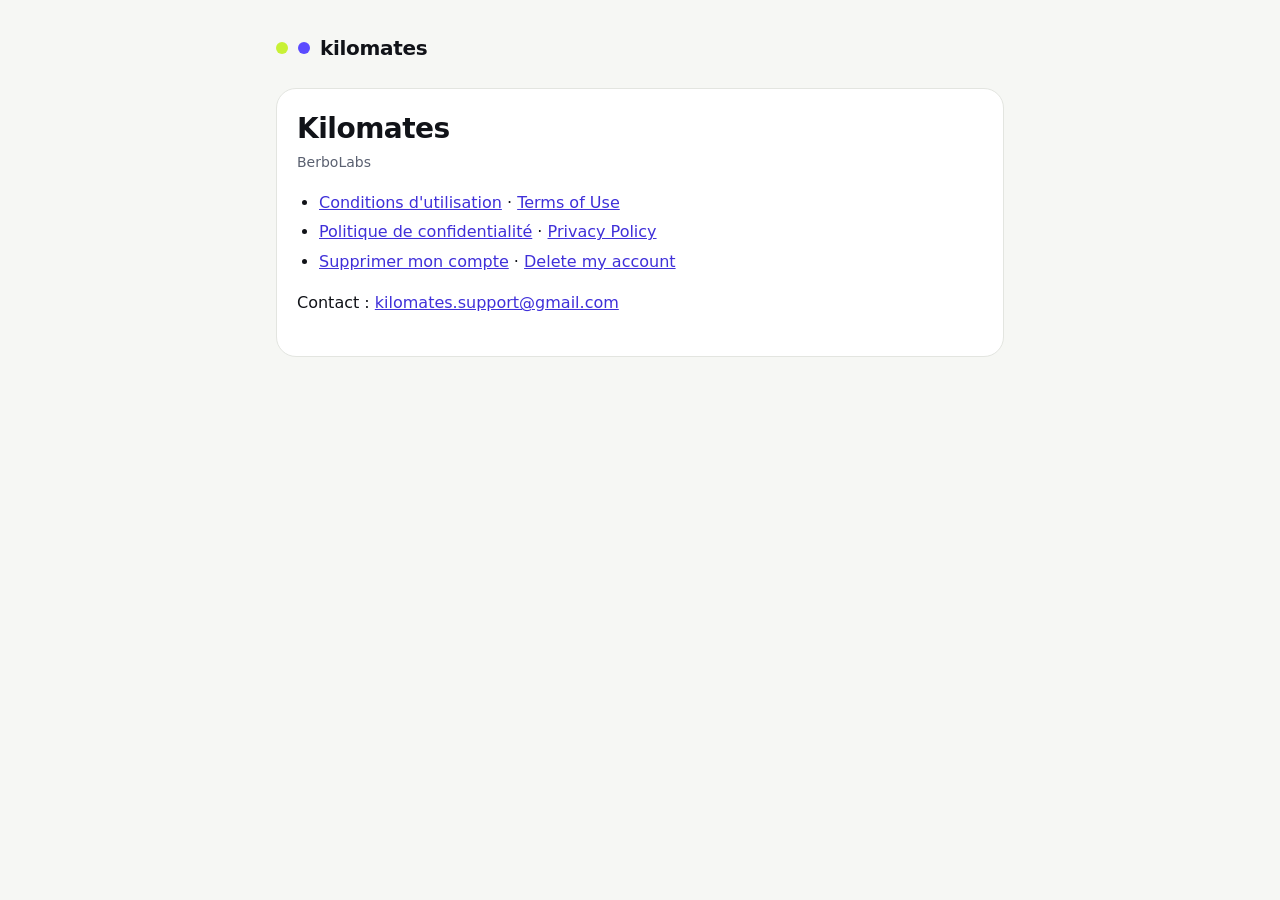
<file: index.html>
<!doctype html>
<html lang="fr">
<head>
<meta charset="utf-8">
<meta name="viewport" content="width=device-width, initial-scale=1">
<title>Kilomates · Pages légales</title>
<link rel="stylesheet" href="style.css">
</head>
<body>
<main>
<header class="brand"><span class="dot" style="background:#C8F135"></span><span class="dot" style="background:#5B4BFF"></span>kilomates</header>
<section class="doc">
<h1>Kilomates</h1>
<p class="meta">BerboLabs</p>
<ul>
<li><a href="terms.html">Conditions d'utilisation</a> · <a href="terms.html#en">Terms of Use</a></li>
<li><a href="privacy-policy.html">Politique de confidentialité</a> · <a href="privacy-policy.html#en">Privacy Policy</a></li>
<li><a href="delete-account.html">Supprimer mon compte</a> · <a href="delete-account.html#en">Delete my account</a></li>
</ul>
<p>Contact : <a href="mailto:kilomates.support@gmail.com">kilomates.support@gmail.com</a></p>
</section>
</main>
</body>
</html>
</file>
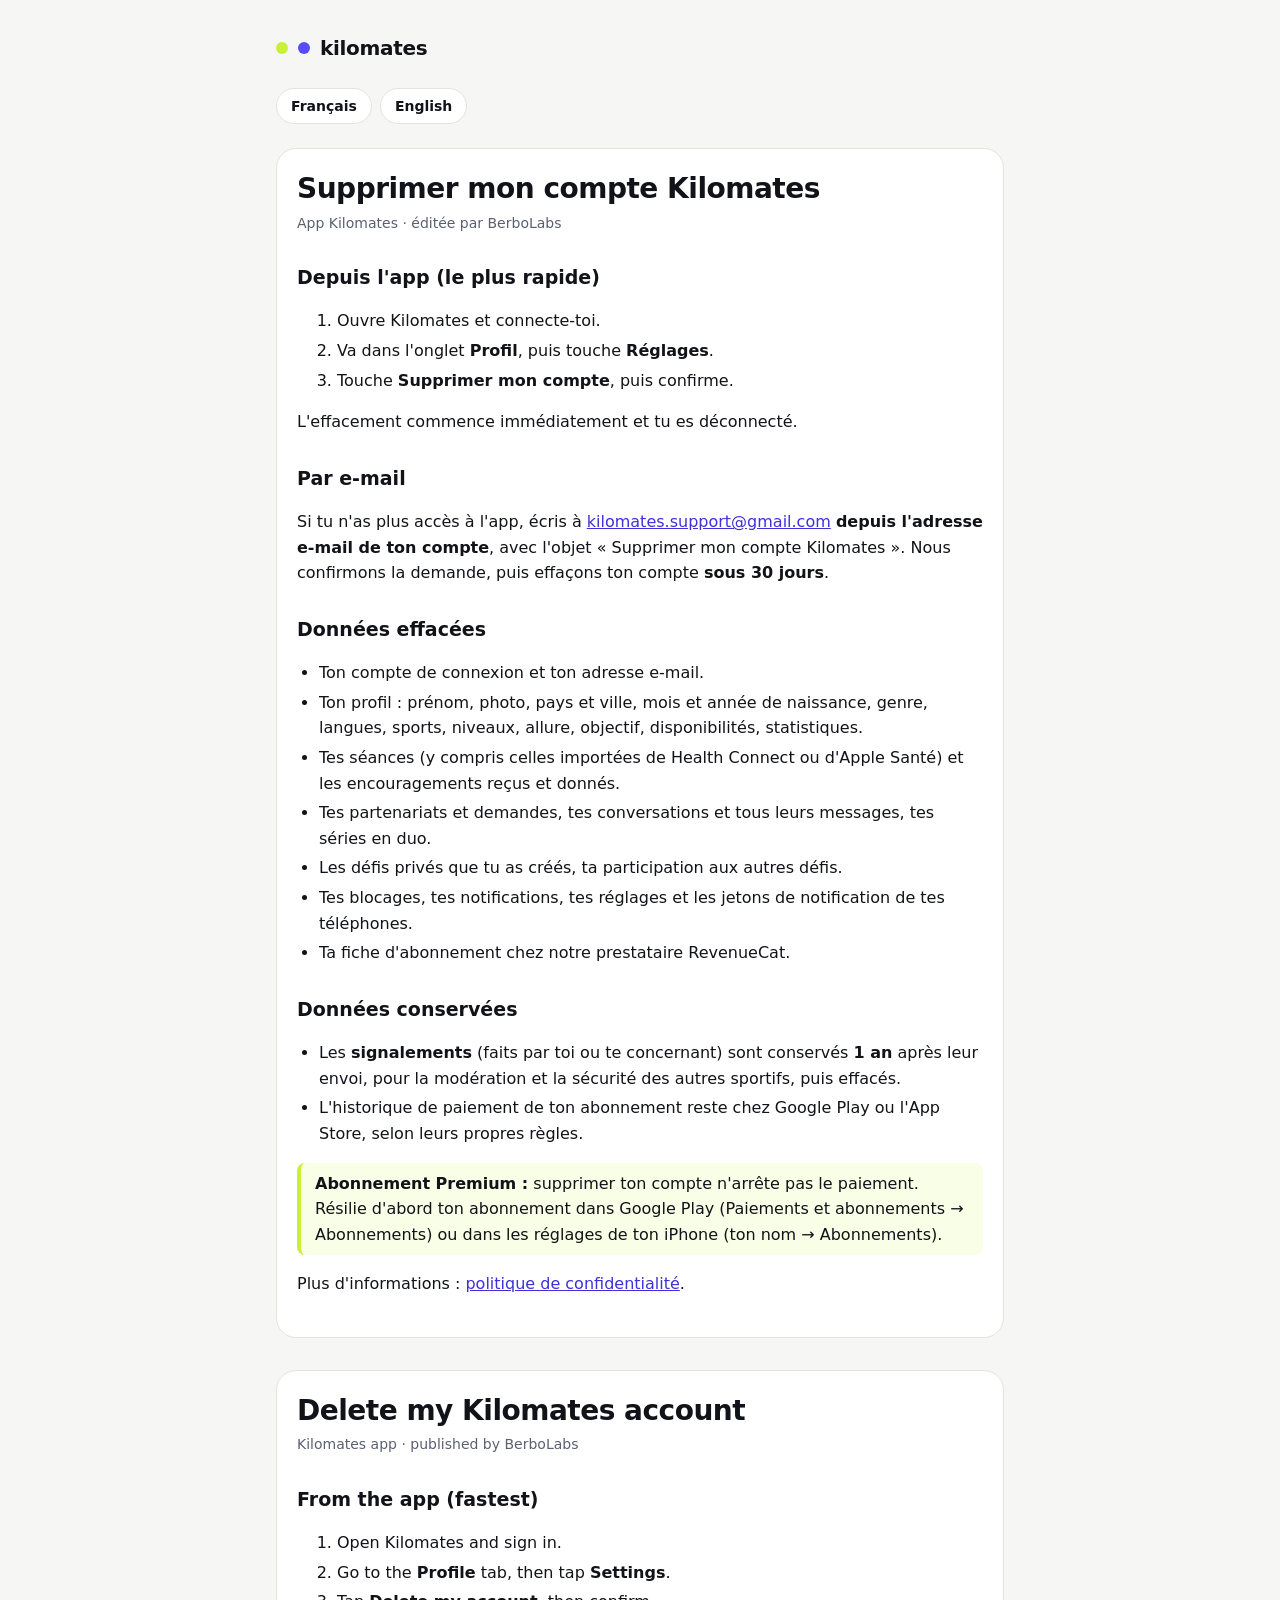
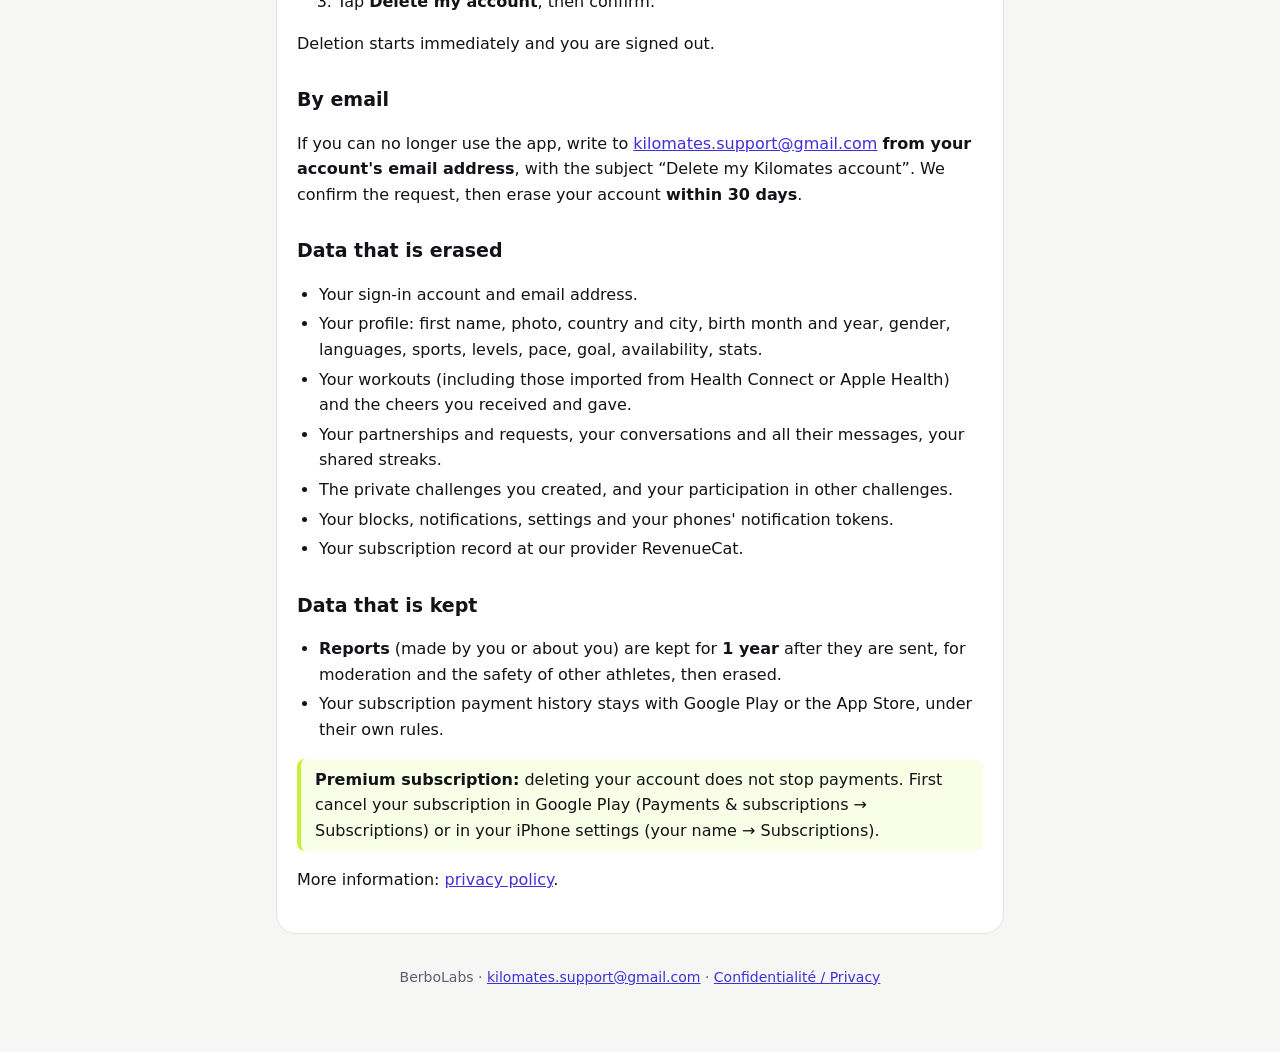
<file: delete-account.html>
<!doctype html>
<html lang="fr">
<head>
<meta charset="utf-8">
<meta name="viewport" content="width=device-width, initial-scale=1">
<title>Supprimer mon compte Kilomates / Delete my Kilomates account</title>
<meta name="description" content="Comment supprimer son compte Kilomates et quelles données sont effacées / How to delete your Kilomates account and what data is erased.">
<link rel="stylesheet" href="style.css">
</head>
<body>
<main>
<header class="brand"><span class="dot" style="background:#C8F135"></span><span class="dot" style="background:#5B4BFF"></span>kilomates</header>
<nav class="lang" aria-label="Langue / Language"><a href="#fr" hreflang="fr">Français</a><a href="#en" hreflang="en">English</a></nav>

<section class="doc" id="fr" lang="fr">
<h1>Supprimer mon compte Kilomates</h1>
<p class="meta">App Kilomates · éditée par BerboLabs</p>

<h2>Depuis l'app (le plus rapide)</h2>
<ol>
<li>Ouvre Kilomates et connecte-toi.</li>
<li>Va dans l'onglet <strong>Profil</strong>, puis touche <strong>Réglages</strong>.</li>
<li>Touche <strong>Supprimer mon compte</strong>, puis confirme.</li>
</ol>
<p>L'effacement commence immédiatement et tu es déconnecté.</p>

<h2>Par e-mail</h2>
<p>Si tu n'as plus accès à l'app, écris à <a href="mailto:kilomates.support@gmail.com?subject=Supprimer%20mon%20compte%20Kilomates">kilomates.support@gmail.com</a> <strong>depuis l'adresse e-mail de ton compte</strong>, avec l'objet « Supprimer mon compte Kilomates ». Nous confirmons la demande, puis effaçons ton compte <strong>sous 30 jours</strong>.</p>

<h2>Données effacées</h2>
<ul>
<li>Ton compte de connexion et ton adresse e-mail.</li>
<li>Ton profil : prénom, photo, pays et ville, mois et année de naissance, genre, langues, sports, niveaux, allure, objectif, disponibilités, statistiques.</li>
<li>Tes séances (y compris celles importées de Health Connect ou d'Apple Santé) et les encouragements reçus et donnés.</li>
<li>Tes partenariats et demandes, tes conversations et tous leurs messages, tes séries en duo.</li>
<li>Les défis privés que tu as créés, ta participation aux autres défis.</li>
<li>Tes blocages, tes notifications, tes réglages et les jetons de notification de tes téléphones.</li>
<li>Ta fiche d'abonnement chez notre prestataire RevenueCat.</li>
</ul>

<h2>Données conservées</h2>
<ul>
<li>Les <strong>signalements</strong> (faits par toi ou te concernant) sont conservés <strong>1 an</strong> après leur envoi, pour la modération et la sécurité des autres sportifs, puis effacés.</li>
<li>L'historique de paiement de ton abonnement reste chez Google Play ou l'App Store, selon leurs propres règles.</li>
</ul>
<p class="note"><strong>Abonnement Premium :</strong> supprimer ton compte n'arrête pas le paiement. Résilie d'abord ton abonnement dans Google Play (Paiements et abonnements → Abonnements) ou dans les réglages de ton iPhone (ton nom → Abonnements).</p>
<p>Plus d'informations : <a href="privacy-policy.html">politique de confidentialité</a>.</p>
</section>

<section class="doc" id="en" lang="en">
<h1>Delete my Kilomates account</h1>
<p class="meta">Kilomates app · published by BerboLabs</p>

<h2>From the app (fastest)</h2>
<ol>
<li>Open Kilomates and sign in.</li>
<li>Go to the <strong>Profile</strong> tab, then tap <strong>Settings</strong>.</li>
<li>Tap <strong>Delete my account</strong>, then confirm.</li>
</ol>
<p>Deletion starts immediately and you are signed out.</p>

<h2>By email</h2>
<p>If you can no longer use the app, write to <a href="mailto:kilomates.support@gmail.com?subject=Delete%20my%20Kilomates%20account">kilomates.support@gmail.com</a> <strong>from your account's email address</strong>, with the subject “Delete my Kilomates account”. We confirm the request, then erase your account <strong>within 30 days</strong>.</p>

<h2>Data that is erased</h2>
<ul>
<li>Your sign-in account and email address.</li>
<li>Your profile: first name, photo, country and city, birth month and year, gender, languages, sports, levels, pace, goal, availability, stats.</li>
<li>Your workouts (including those imported from Health Connect or Apple Health) and the cheers you received and gave.</li>
<li>Your partnerships and requests, your conversations and all their messages, your shared streaks.</li>
<li>The private challenges you created, and your participation in other challenges.</li>
<li>Your blocks, notifications, settings and your phones' notification tokens.</li>
<li>Your subscription record at our provider RevenueCat.</li>
</ul>

<h2>Data that is kept</h2>
<ul>
<li><strong>Reports</strong> (made by you or about you) are kept for <strong>1 year</strong> after they are sent, for moderation and the safety of other athletes, then erased.</li>
<li>Your subscription payment history stays with Google Play or the App Store, under their own rules.</li>
</ul>
<p class="note"><strong>Premium subscription:</strong> deleting your account does not stop payments. First cancel your subscription in Google Play (Payments &amp; subscriptions → Subscriptions) or in your iPhone settings (your name → Subscriptions).</p>
<p>More information: <a href="privacy-policy.html#en">privacy policy</a>.</p>
</section>

<footer>BerboLabs · <a href="mailto:kilomates.support@gmail.com">kilomates.support@gmail.com</a> · <a href="privacy-policy.html">Confidentialité / Privacy</a></footer>
</main>
</body>
</html>
</file>
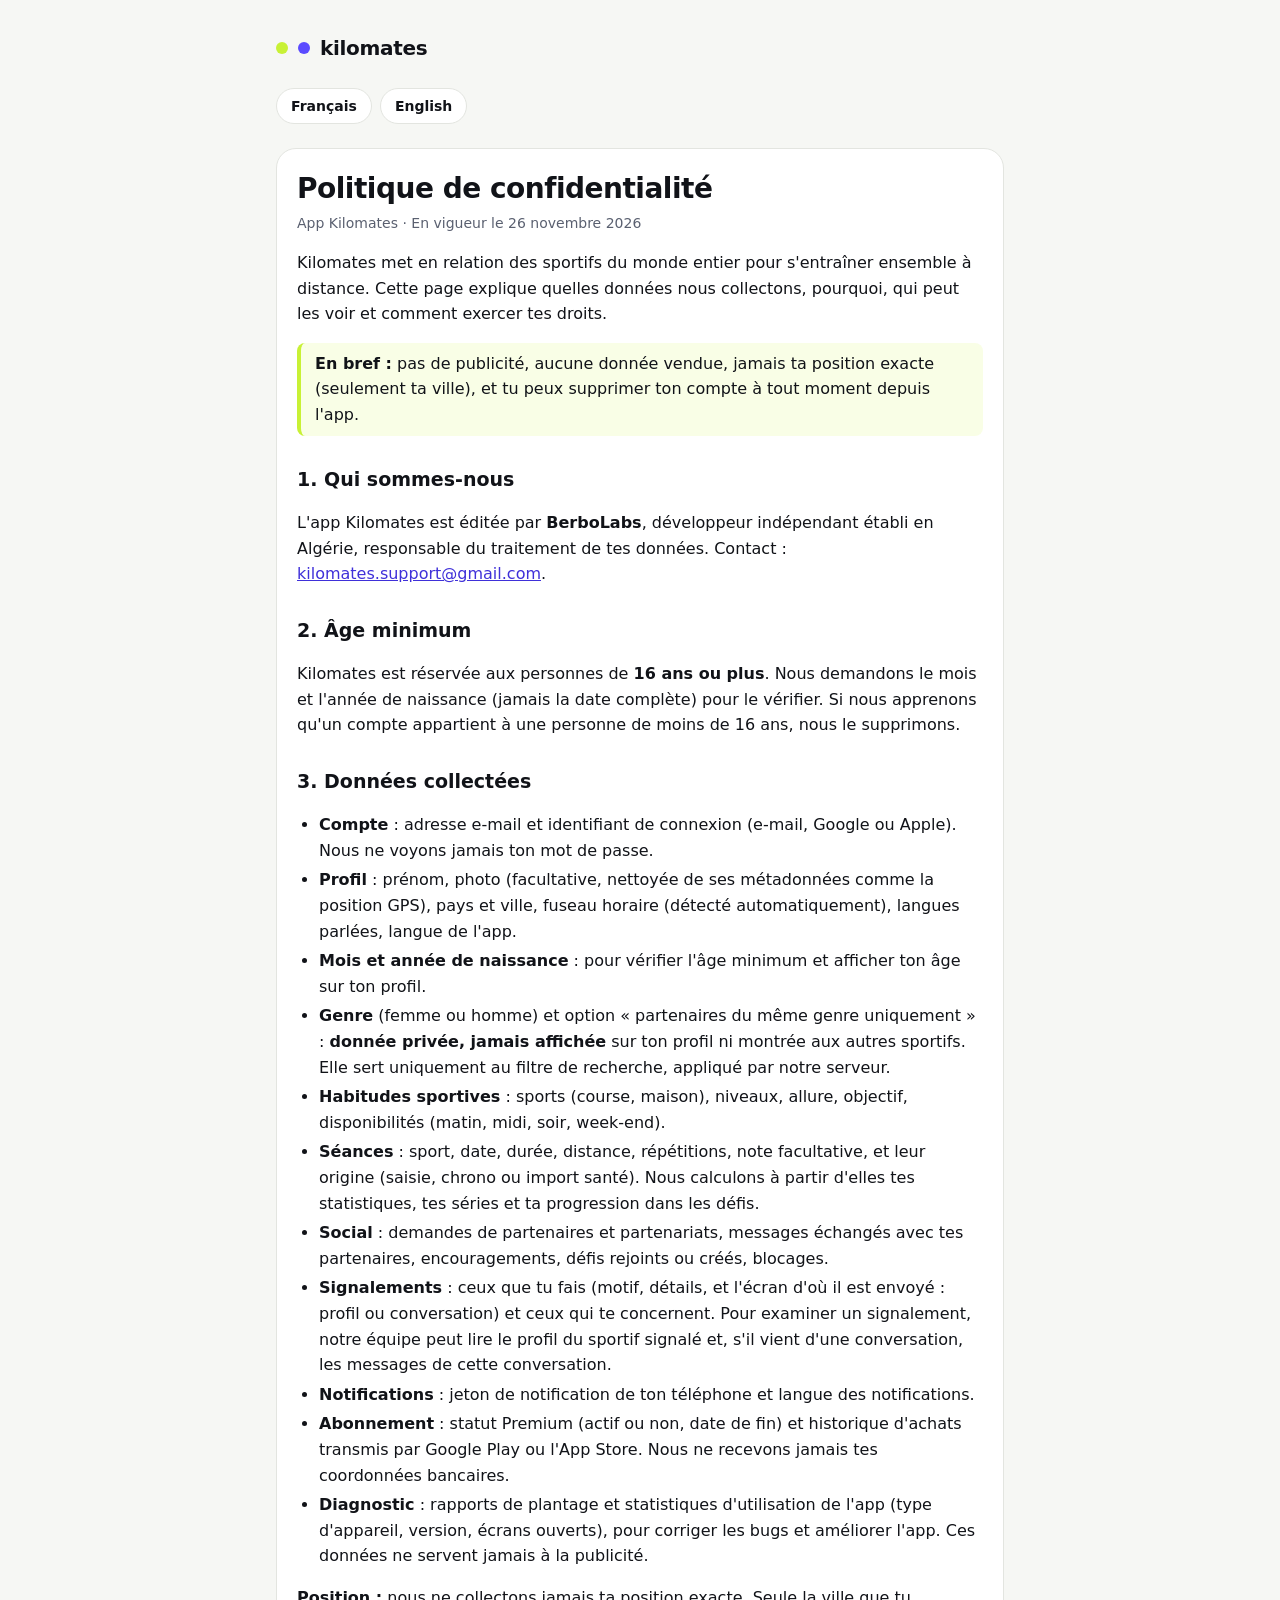
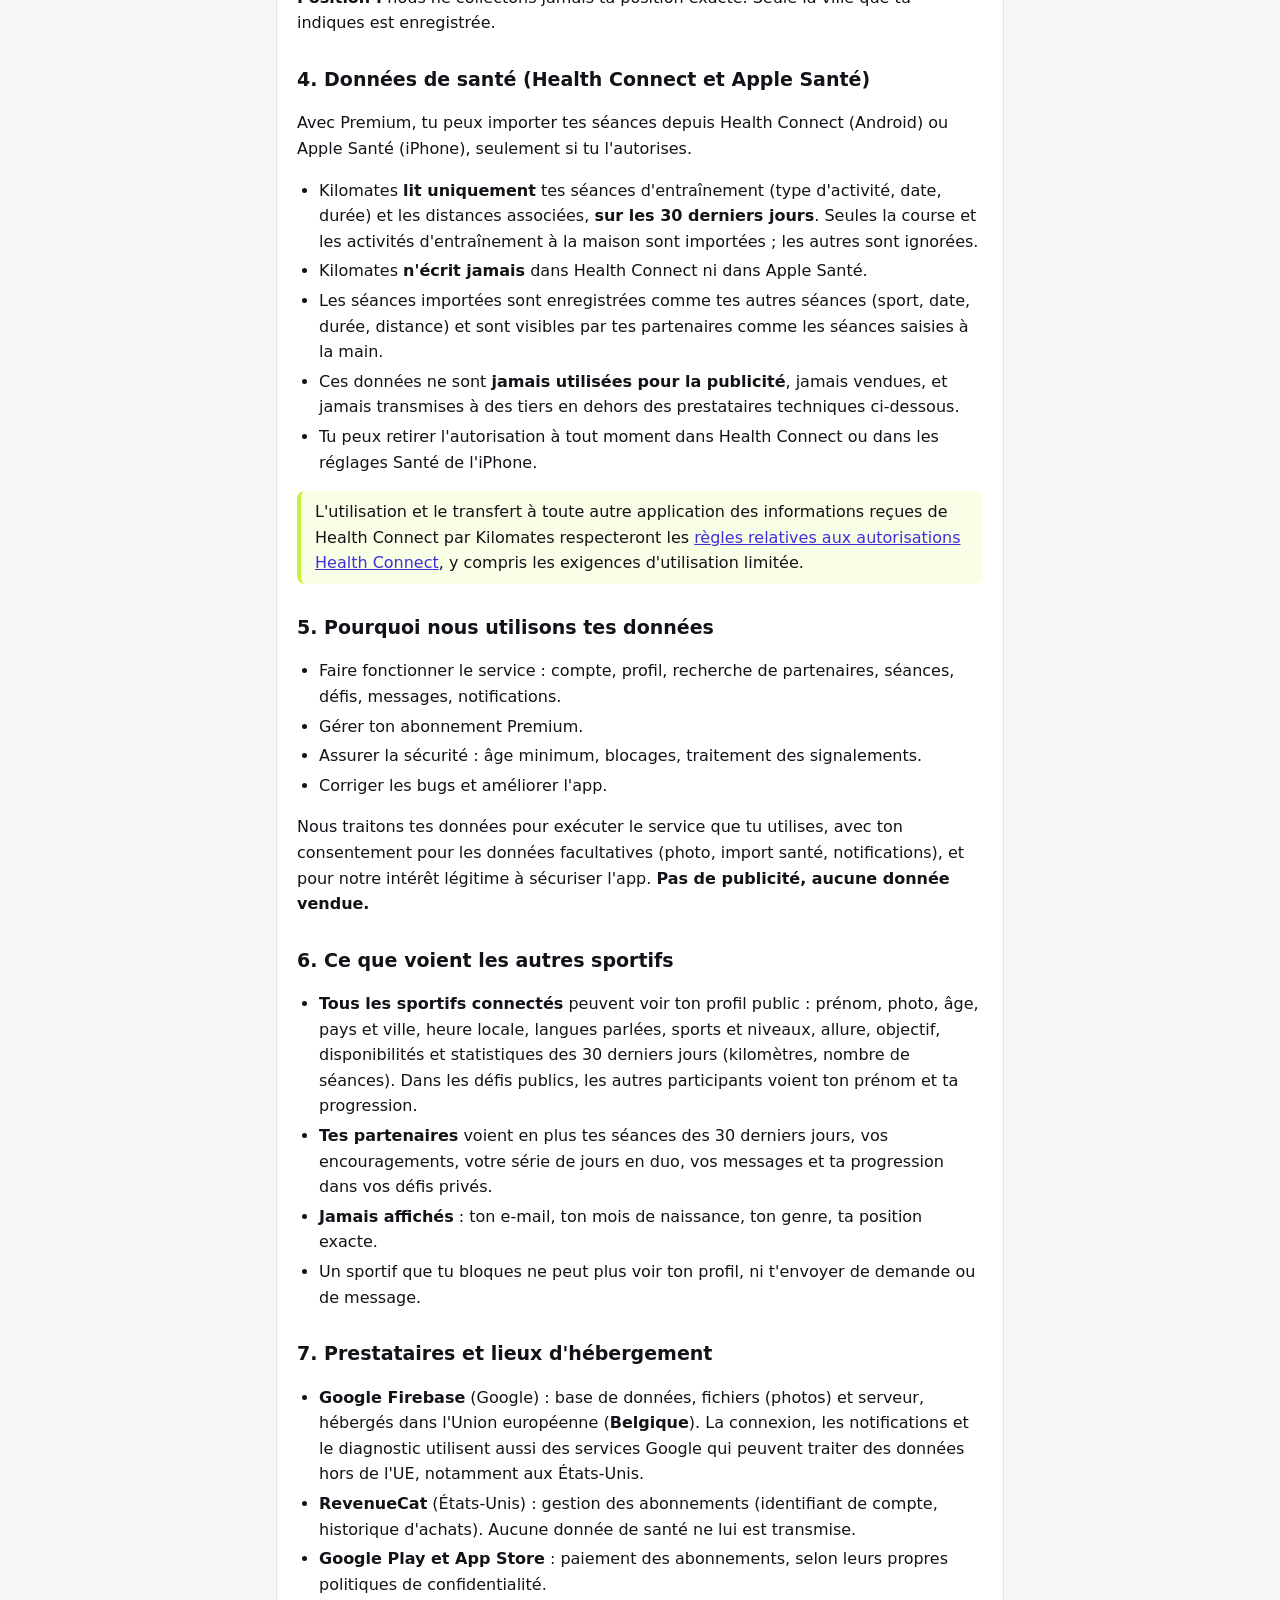
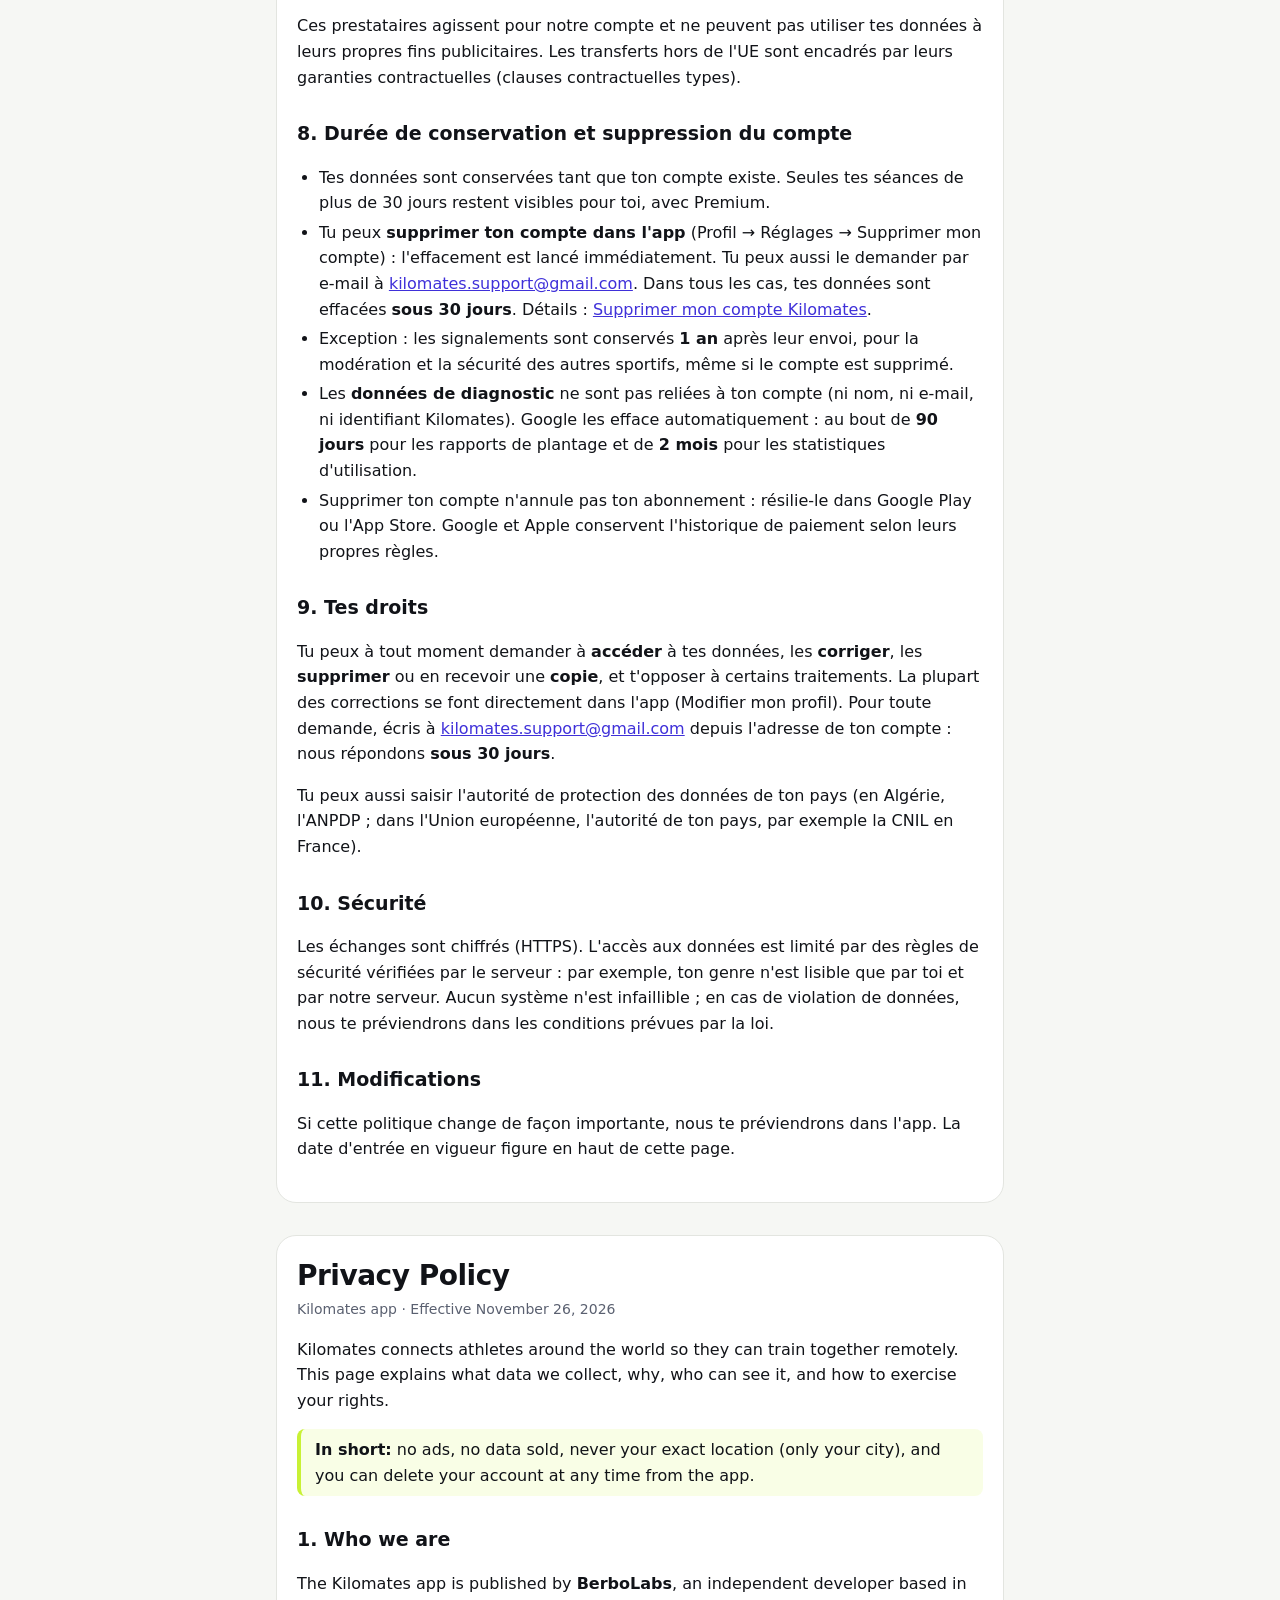
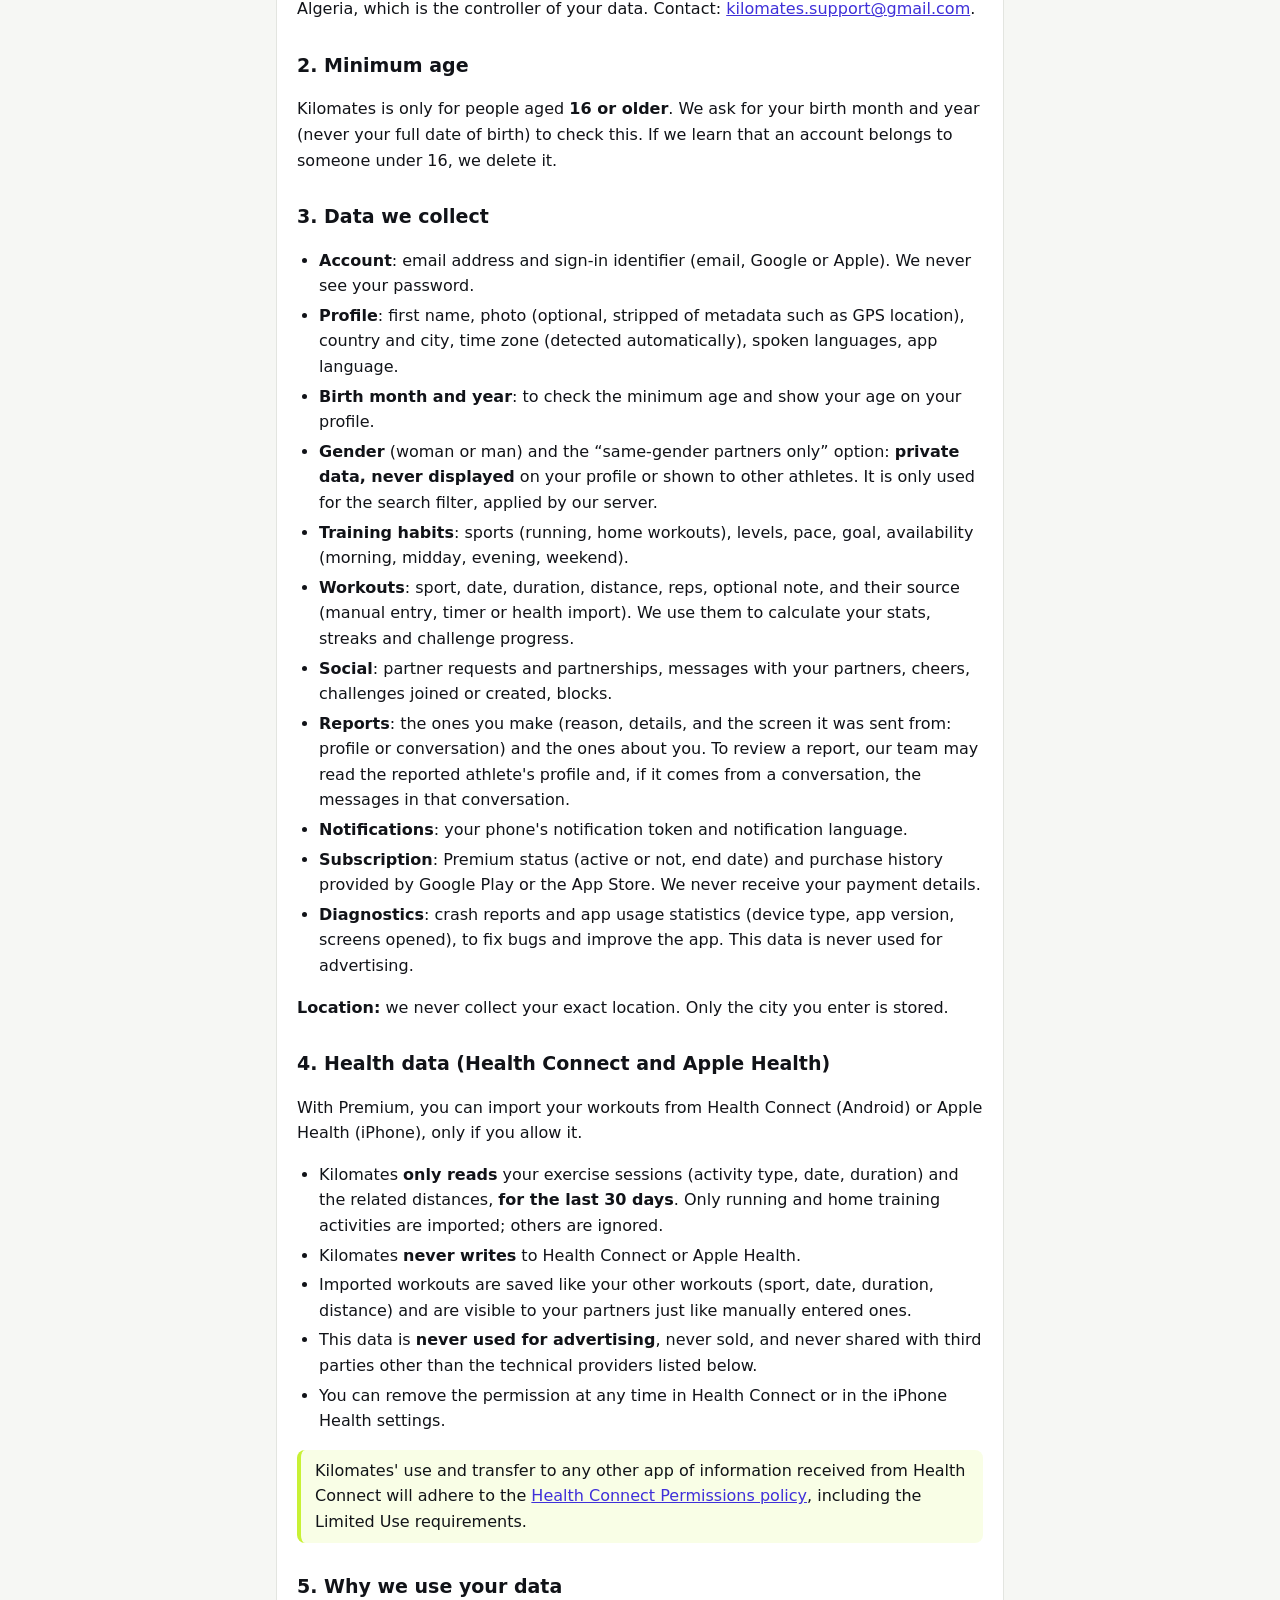
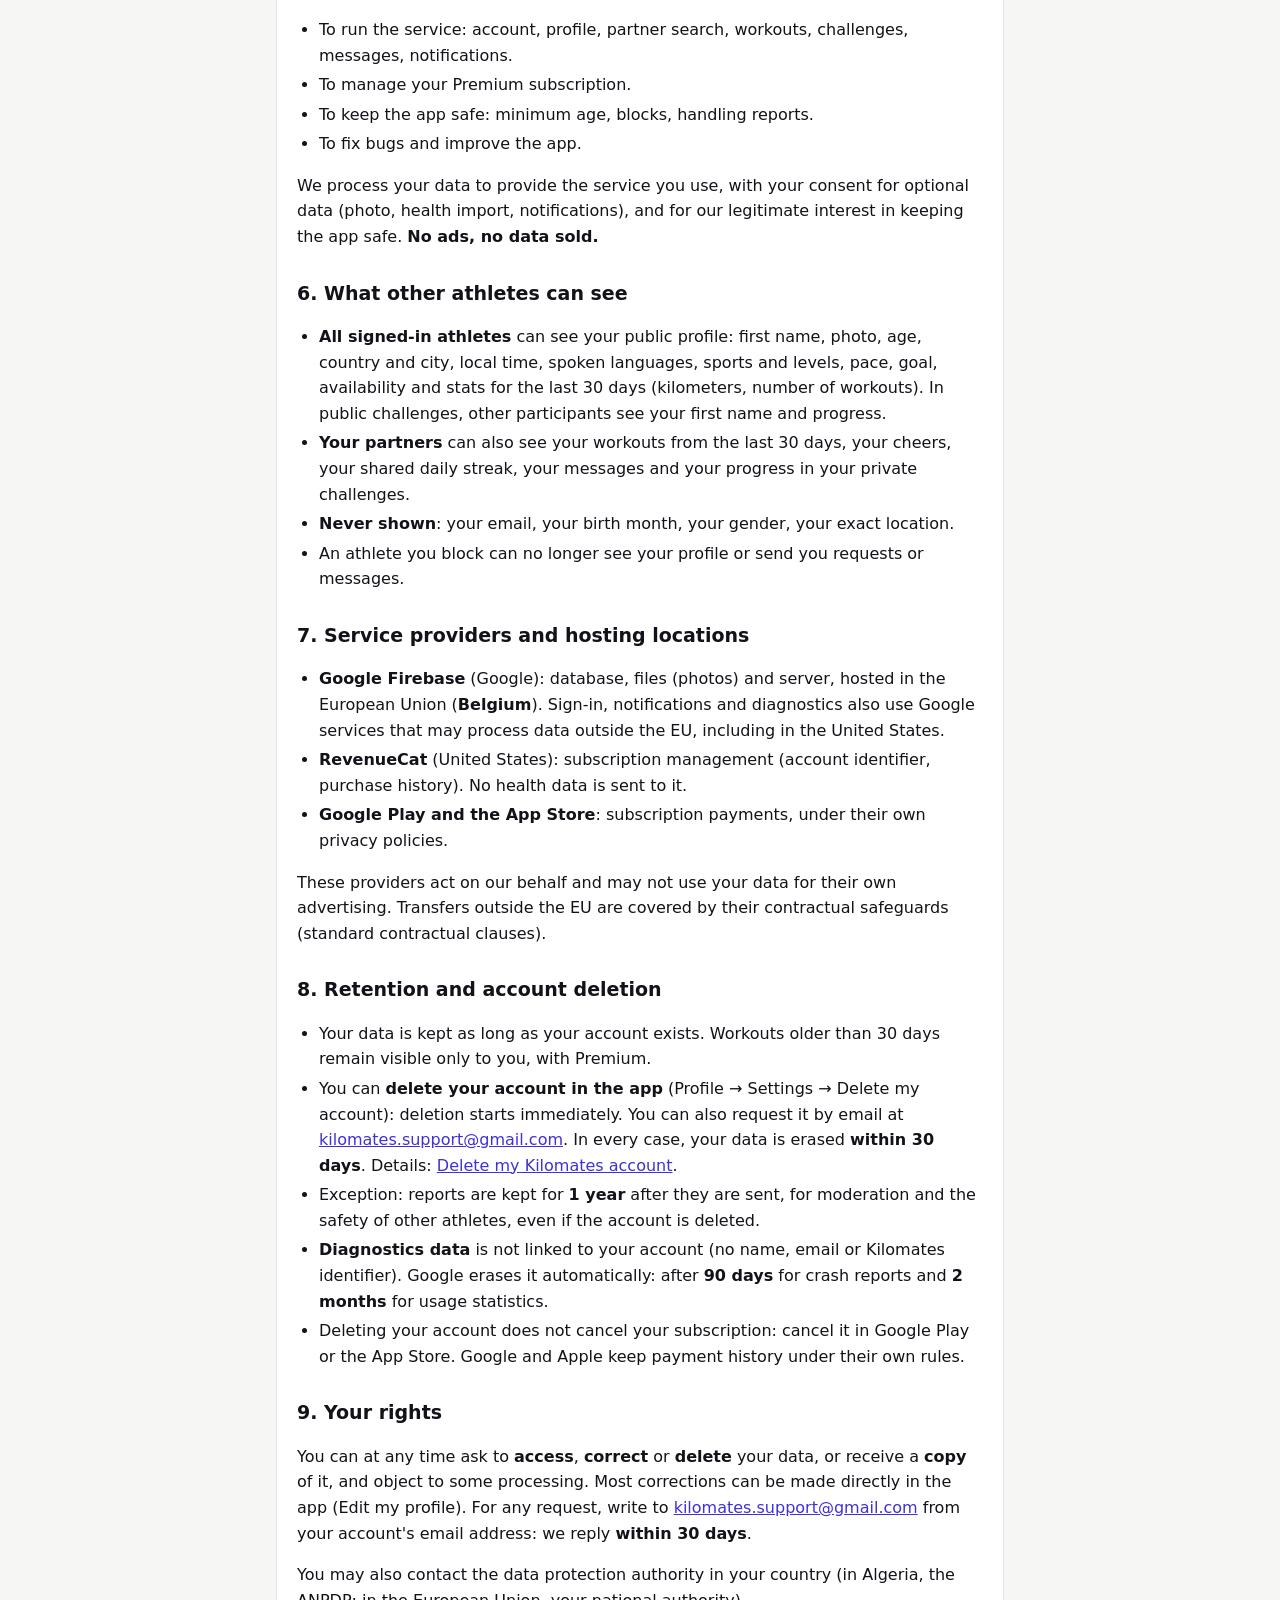
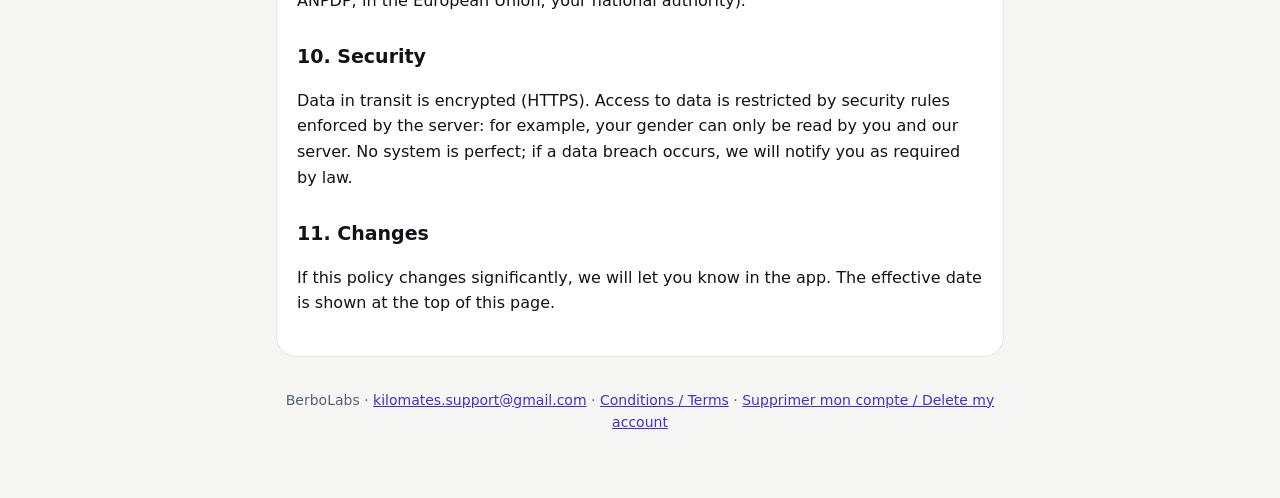
<file: privacy-policy.html>
<!doctype html>
<html lang="fr">
<head>
<meta charset="utf-8">
<meta name="viewport" content="width=device-width, initial-scale=1">
<title>Kilomates · Politique de confidentialité / Privacy Policy</title>
<meta name="description" content="Politique de confidentialité de l'app Kilomates (BerboLabs) / Kilomates app privacy policy.">
<link rel="stylesheet" href="style.css">
</head>
<body>
<main>
<header class="brand"><span class="dot" style="background:#C8F135"></span><span class="dot" style="background:#5B4BFF"></span>kilomates</header>
<nav class="lang" aria-label="Langue / Language"><a href="#fr" hreflang="fr">Français</a><a href="#en" hreflang="en">English</a></nav>

<section class="doc" id="fr" lang="fr">
<h1>Politique de confidentialité</h1>
<p class="meta">App Kilomates · En vigueur le 26 novembre 2026</p>

<p>Kilomates met en relation des sportifs du monde entier pour s'entraîner ensemble à distance. Cette page explique quelles données nous collectons, pourquoi, qui peut les voir et comment exercer tes droits.</p>
<p class="note"><strong>En bref :</strong> pas de publicité, aucune donnée vendue, jamais ta position exacte (seulement ta ville), et tu peux supprimer ton compte à tout moment depuis l'app.</p>

<h2>1. Qui sommes-nous</h2>
<p>L'app Kilomates est éditée par <strong>BerboLabs</strong>, développeur indépendant établi en Algérie, responsable du traitement de tes données. Contact : <a href="mailto:kilomates.support@gmail.com">kilomates.support@gmail.com</a>.</p>

<h2>2. Âge minimum</h2>
<p>Kilomates est réservée aux personnes de <strong>16 ans ou plus</strong>. Nous demandons le mois et l'année de naissance (jamais la date complète) pour le vérifier. Si nous apprenons qu'un compte appartient à une personne de moins de 16 ans, nous le supprimons.</p>

<h2>3. Données collectées</h2>
<ul>
<li><strong>Compte</strong> : adresse e-mail et identifiant de connexion (e-mail, Google ou Apple). Nous ne voyons jamais ton mot de passe.</li>
<li><strong>Profil</strong> : prénom, photo (facultative, nettoyée de ses métadonnées comme la position GPS), pays et ville, fuseau horaire (détecté automatiquement), langues parlées, langue de l'app.</li>
<li><strong>Mois et année de naissance</strong> : pour vérifier l'âge minimum et afficher ton âge sur ton profil.</li>
<li><strong>Genre</strong> (femme ou homme) et option « partenaires du même genre uniquement » : <strong>donnée privée, jamais affichée</strong> sur ton profil ni montrée aux autres sportifs. Elle sert uniquement au filtre de recherche, appliqué par notre serveur.</li>
<li><strong>Habitudes sportives</strong> : sports (course, maison), niveaux, allure, objectif, disponibilités (matin, midi, soir, week-end).</li>
<li><strong>Séances</strong> : sport, date, durée, distance, répétitions, note facultative, et leur origine (saisie, chrono ou import santé). Nous calculons à partir d'elles tes statistiques, tes séries et ta progression dans les défis.</li>
<li><strong>Social</strong> : demandes de partenaires et partenariats, messages échangés avec tes partenaires, encouragements, défis rejoints ou créés, blocages.</li>
<li><strong>Signalements</strong> : ceux que tu fais (motif, détails, et l'écran d'où il est envoyé : profil ou conversation) et ceux qui te concernent. Pour examiner un signalement, notre équipe peut lire le profil du sportif signalé et, s'il vient d'une conversation, les messages de cette conversation.</li>
<li><strong>Notifications</strong> : jeton de notification de ton téléphone et langue des notifications.</li>
<li><strong>Abonnement</strong> : statut Premium (actif ou non, date de fin) et historique d'achats transmis par Google Play ou l'App Store. Nous ne recevons jamais tes coordonnées bancaires.</li>
<li><strong>Diagnostic</strong> : rapports de plantage et statistiques d'utilisation de l'app (type d'appareil, version, écrans ouverts), pour corriger les bugs et améliorer l'app. Ces données ne servent jamais à la publicité.</li>
</ul>
<p><strong>Position :</strong> nous ne collectons jamais ta position exacte. Seule la ville que tu indiques est enregistrée.</p>

<h2>4. Données de santé (Health Connect et Apple Santé)</h2>
<p>Avec Premium, tu peux importer tes séances depuis Health Connect (Android) ou Apple Santé (iPhone), seulement si tu l'autorises.</p>
<ul>
<li>Kilomates <strong>lit uniquement</strong> tes séances d'entraînement (type d'activité, date, durée) et les distances associées, <strong>sur les 30 derniers jours</strong>. Seules la course et les activités d'entraînement à la maison sont importées ; les autres sont ignorées.</li>
<li>Kilomates <strong>n'écrit jamais</strong> dans Health Connect ni dans Apple Santé.</li>
<li>Les séances importées sont enregistrées comme tes autres séances (sport, date, durée, distance) et sont visibles par tes partenaires comme les séances saisies à la main.</li>
<li>Ces données ne sont <strong>jamais utilisées pour la publicité</strong>, jamais vendues, et jamais transmises à des tiers en dehors des prestataires techniques ci-dessous.</li>
<li>Tu peux retirer l'autorisation à tout moment dans Health Connect ou dans les réglages Santé de l'iPhone.</li>
</ul>
<p class="note">L'utilisation et le transfert à toute autre application des informations reçues de Health Connect par Kilomates respecteront les <a href="https://support.google.com/googleplay/android-developer/answer/12991134" hreflang="fr">règles relatives aux autorisations Health Connect</a>, y compris les exigences d'utilisation limitée.</p>

<h2>5. Pourquoi nous utilisons tes données</h2>
<ul>
<li>Faire fonctionner le service : compte, profil, recherche de partenaires, séances, défis, messages, notifications.</li>
<li>Gérer ton abonnement Premium.</li>
<li>Assurer la sécurité : âge minimum, blocages, traitement des signalements.</li>
<li>Corriger les bugs et améliorer l'app.</li>
</ul>
<p>Nous traitons tes données pour exécuter le service que tu utilises, avec ton consentement pour les données facultatives (photo, import santé, notifications), et pour notre intérêt légitime à sécuriser l'app. <strong>Pas de publicité, aucune donnée vendue.</strong></p>

<h2>6. Ce que voient les autres sportifs</h2>
<ul>
<li><strong>Tous les sportifs connectés</strong> peuvent voir ton profil public : prénom, photo, âge, pays et ville, heure locale, langues parlées, sports et niveaux, allure, objectif, disponibilités et statistiques des 30 derniers jours (kilomètres, nombre de séances). Dans les défis publics, les autres participants voient ton prénom et ta progression.</li>
<li><strong>Tes partenaires</strong> voient en plus tes séances des 30 derniers jours, vos encouragements, votre série de jours en duo, vos messages et ta progression dans vos défis privés.</li>
<li><strong>Jamais affichés</strong> : ton e-mail, ton mois de naissance, ton genre, ta position exacte.</li>
<li>Un sportif que tu bloques ne peut plus voir ton profil, ni t'envoyer de demande ou de message.</li>
</ul>

<h2>7. Prestataires et lieux d'hébergement</h2>
<ul>
<li><strong>Google Firebase</strong> (Google) : base de données, fichiers (photos) et serveur, hébergés dans l'Union européenne (<strong>Belgique</strong>). La connexion, les notifications et le diagnostic utilisent aussi des services Google qui peuvent traiter des données hors de l'UE, notamment aux États-Unis.</li>
<li><strong>RevenueCat</strong> (États-Unis) : gestion des abonnements (identifiant de compte, historique d'achats). Aucune donnée de santé ne lui est transmise.</li>
<li><strong>Google Play et App Store</strong> : paiement des abonnements, selon leurs propres politiques de confidentialité.</li>
</ul>
<p>Ces prestataires agissent pour notre compte et ne peuvent pas utiliser tes données à leurs propres fins publicitaires. Les transferts hors de l'UE sont encadrés par leurs garanties contractuelles (clauses contractuelles types).</p>

<h2>8. Durée de conservation et suppression du compte</h2>
<ul>
<li>Tes données sont conservées tant que ton compte existe. Seules tes séances de plus de 30 jours restent visibles pour toi, avec Premium.</li>
<li>Tu peux <strong>supprimer ton compte dans l'app</strong> (Profil → Réglages → Supprimer mon compte) : l'effacement est lancé immédiatement. Tu peux aussi le demander par e-mail à <a href="mailto:kilomates.support@gmail.com">kilomates.support@gmail.com</a>. Dans tous les cas, tes données sont effacées <strong>sous 30 jours</strong>. Détails : <a href="delete-account.html">Supprimer mon compte Kilomates</a>.</li>
<li>Exception : les signalements sont conservés <strong>1 an</strong> après leur envoi, pour la modération et la sécurité des autres sportifs, même si le compte est supprimé.</li>
<li>Les <strong>données de diagnostic</strong> ne sont pas reliées à ton compte (ni nom, ni e-mail, ni identifiant Kilomates). Google les efface automatiquement : au bout de <strong>90 jours</strong> pour les rapports de plantage et de <strong>2 mois</strong> pour les statistiques d'utilisation.</li>
<li>Supprimer ton compte n'annule pas ton abonnement : résilie-le dans Google Play ou l'App Store. Google et Apple conservent l'historique de paiement selon leurs propres règles.</li>
</ul>

<h2>9. Tes droits</h2>
<p>Tu peux à tout moment demander à <strong>accéder</strong> à tes données, les <strong>corriger</strong>, les <strong>supprimer</strong> ou en recevoir une <strong>copie</strong>, et t'opposer à certains traitements. La plupart des corrections se font directement dans l'app (Modifier mon profil). Pour toute demande, écris à <a href="mailto:kilomates.support@gmail.com">kilomates.support@gmail.com</a> depuis l'adresse de ton compte : nous répondons <strong>sous 30 jours</strong>.</p>
<p>Tu peux aussi saisir l'autorité de protection des données de ton pays (en Algérie, l'ANPDP ; dans l'Union européenne, l'autorité de ton pays, par exemple la CNIL en France).</p>

<h2>10. Sécurité</h2>
<p>Les échanges sont chiffrés (HTTPS). L'accès aux données est limité par des règles de sécurité vérifiées par le serveur : par exemple, ton genre n'est lisible que par toi et par notre serveur. Aucun système n'est infaillible ; en cas de violation de données, nous te préviendrons dans les conditions prévues par la loi.</p>

<h2>11. Modifications</h2>
<p>Si cette politique change de façon importante, nous te préviendrons dans l'app. La date d'entrée en vigueur figure en haut de cette page.</p>
</section>

<section class="doc" id="en" lang="en">
<h1>Privacy Policy</h1>
<p class="meta">Kilomates app · Effective November 26, 2026</p>

<p>Kilomates connects athletes around the world so they can train together remotely. This page explains what data we collect, why, who can see it, and how to exercise your rights.</p>
<p class="note"><strong>In short:</strong> no ads, no data sold, never your exact location (only your city), and you can delete your account at any time from the app.</p>

<h2>1. Who we are</h2>
<p>The Kilomates app is published by <strong>BerboLabs</strong>, an independent developer based in Algeria, which is the controller of your data. Contact: <a href="mailto:kilomates.support@gmail.com">kilomates.support@gmail.com</a>.</p>

<h2>2. Minimum age</h2>
<p>Kilomates is only for people aged <strong>16 or older</strong>. We ask for your birth month and year (never your full date of birth) to check this. If we learn that an account belongs to someone under 16, we delete it.</p>

<h2>3. Data we collect</h2>
<ul>
<li><strong>Account</strong>: email address and sign-in identifier (email, Google or Apple). We never see your password.</li>
<li><strong>Profile</strong>: first name, photo (optional, stripped of metadata such as GPS location), country and city, time zone (detected automatically), spoken languages, app language.</li>
<li><strong>Birth month and year</strong>: to check the minimum age and show your age on your profile.</li>
<li><strong>Gender</strong> (woman or man) and the “same-gender partners only” option: <strong>private data, never displayed</strong> on your profile or shown to other athletes. It is only used for the search filter, applied by our server.</li>
<li><strong>Training habits</strong>: sports (running, home workouts), levels, pace, goal, availability (morning, midday, evening, weekend).</li>
<li><strong>Workouts</strong>: sport, date, duration, distance, reps, optional note, and their source (manual entry, timer or health import). We use them to calculate your stats, streaks and challenge progress.</li>
<li><strong>Social</strong>: partner requests and partnerships, messages with your partners, cheers, challenges joined or created, blocks.</li>
<li><strong>Reports</strong>: the ones you make (reason, details, and the screen it was sent from: profile or conversation) and the ones about you. To review a report, our team may read the reported athlete's profile and, if it comes from a conversation, the messages in that conversation.</li>
<li><strong>Notifications</strong>: your phone's notification token and notification language.</li>
<li><strong>Subscription</strong>: Premium status (active or not, end date) and purchase history provided by Google Play or the App Store. We never receive your payment details.</li>
<li><strong>Diagnostics</strong>: crash reports and app usage statistics (device type, app version, screens opened), to fix bugs and improve the app. This data is never used for advertising.</li>
</ul>
<p><strong>Location:</strong> we never collect your exact location. Only the city you enter is stored.</p>

<h2>4. Health data (Health Connect and Apple Health)</h2>
<p>With Premium, you can import your workouts from Health Connect (Android) or Apple Health (iPhone), only if you allow it.</p>
<ul>
<li>Kilomates <strong>only reads</strong> your exercise sessions (activity type, date, duration) and the related distances, <strong>for the last 30 days</strong>. Only running and home training activities are imported; others are ignored.</li>
<li>Kilomates <strong>never writes</strong> to Health Connect or Apple Health.</li>
<li>Imported workouts are saved like your other workouts (sport, date, duration, distance) and are visible to your partners just like manually entered ones.</li>
<li>This data is <strong>never used for advertising</strong>, never sold, and never shared with third parties other than the technical providers listed below.</li>
<li>You can remove the permission at any time in Health Connect or in the iPhone Health settings.</li>
</ul>
<p class="note">Kilomates' use and transfer to any other app of information received from Health Connect will adhere to the <a href="https://support.google.com/googleplay/android-developer/answer/12991134" hreflang="en">Health Connect Permissions policy</a>, including the Limited Use requirements.</p>

<h2>5. Why we use your data</h2>
<ul>
<li>To run the service: account, profile, partner search, workouts, challenges, messages, notifications.</li>
<li>To manage your Premium subscription.</li>
<li>To keep the app safe: minimum age, blocks, handling reports.</li>
<li>To fix bugs and improve the app.</li>
</ul>
<p>We process your data to provide the service you use, with your consent for optional data (photo, health import, notifications), and for our legitimate interest in keeping the app safe. <strong>No ads, no data sold.</strong></p>

<h2>6. What other athletes can see</h2>
<ul>
<li><strong>All signed-in athletes</strong> can see your public profile: first name, photo, age, country and city, local time, spoken languages, sports and levels, pace, goal, availability and stats for the last 30 days (kilometers, number of workouts). In public challenges, other participants see your first name and progress.</li>
<li><strong>Your partners</strong> can also see your workouts from the last 30 days, your cheers, your shared daily streak, your messages and your progress in your private challenges.</li>
<li><strong>Never shown</strong>: your email, your birth month, your gender, your exact location.</li>
<li>An athlete you block can no longer see your profile or send you requests or messages.</li>
</ul>

<h2>7. Service providers and hosting locations</h2>
<ul>
<li><strong>Google Firebase</strong> (Google): database, files (photos) and server, hosted in the European Union (<strong>Belgium</strong>). Sign-in, notifications and diagnostics also use Google services that may process data outside the EU, including in the United States.</li>
<li><strong>RevenueCat</strong> (United States): subscription management (account identifier, purchase history). No health data is sent to it.</li>
<li><strong>Google Play and the App Store</strong>: subscription payments, under their own privacy policies.</li>
</ul>
<p>These providers act on our behalf and may not use your data for their own advertising. Transfers outside the EU are covered by their contractual safeguards (standard contractual clauses).</p>

<h2>8. Retention and account deletion</h2>
<ul>
<li>Your data is kept as long as your account exists. Workouts older than 30 days remain visible only to you, with Premium.</li>
<li>You can <strong>delete your account in the app</strong> (Profile → Settings → Delete my account): deletion starts immediately. You can also request it by email at <a href="mailto:kilomates.support@gmail.com">kilomates.support@gmail.com</a>. In every case, your data is erased <strong>within 30 days</strong>. Details: <a href="delete-account.html#en">Delete my Kilomates account</a>.</li>
<li>Exception: reports are kept for <strong>1 year</strong> after they are sent, for moderation and the safety of other athletes, even if the account is deleted.</li>
<li><strong>Diagnostics data</strong> is not linked to your account (no name, email or Kilomates identifier). Google erases it automatically: after <strong>90 days</strong> for crash reports and <strong>2 months</strong> for usage statistics.</li>
<li>Deleting your account does not cancel your subscription: cancel it in Google Play or the App Store. Google and Apple keep payment history under their own rules.</li>
</ul>

<h2>9. Your rights</h2>
<p>You can at any time ask to <strong>access</strong>, <strong>correct</strong> or <strong>delete</strong> your data, or receive a <strong>copy</strong> of it, and object to some processing. Most corrections can be made directly in the app (Edit my profile). For any request, write to <a href="mailto:kilomates.support@gmail.com">kilomates.support@gmail.com</a> from your account's email address: we reply <strong>within 30 days</strong>.</p>
<p>You may also contact the data protection authority in your country (in Algeria, the ANPDP; in the European Union, your national authority).</p>

<h2>10. Security</h2>
<p>Data in transit is encrypted (HTTPS). Access to data is restricted by security rules enforced by the server: for example, your gender can only be read by you and our server. No system is perfect; if a data breach occurs, we will notify you as required by law.</p>

<h2>11. Changes</h2>
<p>If this policy changes significantly, we will let you know in the app. The effective date is shown at the top of this page.</p>
</section>

<footer>BerboLabs · <a href="mailto:kilomates.support@gmail.com">kilomates.support@gmail.com</a> · <a href="terms.html">Conditions / Terms</a> · <a href="delete-account.html">Supprimer mon compte / Delete my account</a></footer>
</main>
</body>
</html>
</file>
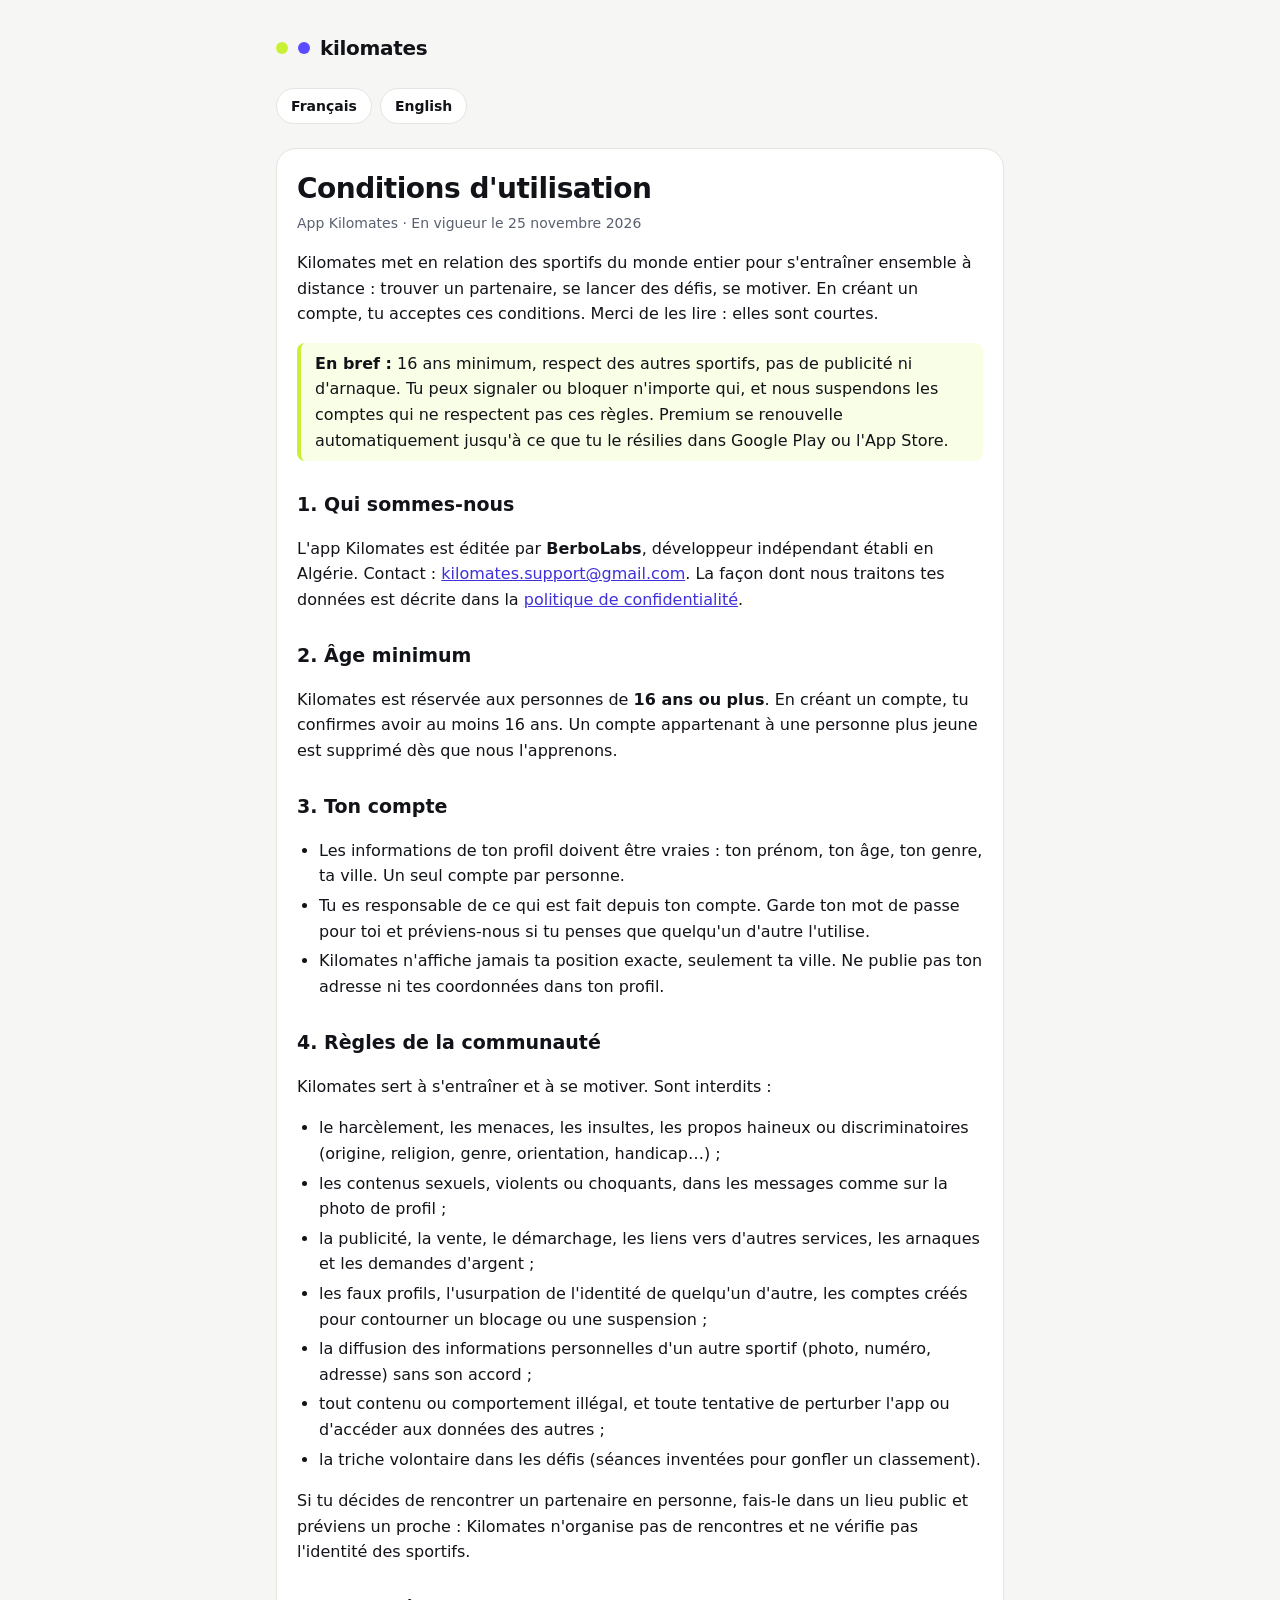
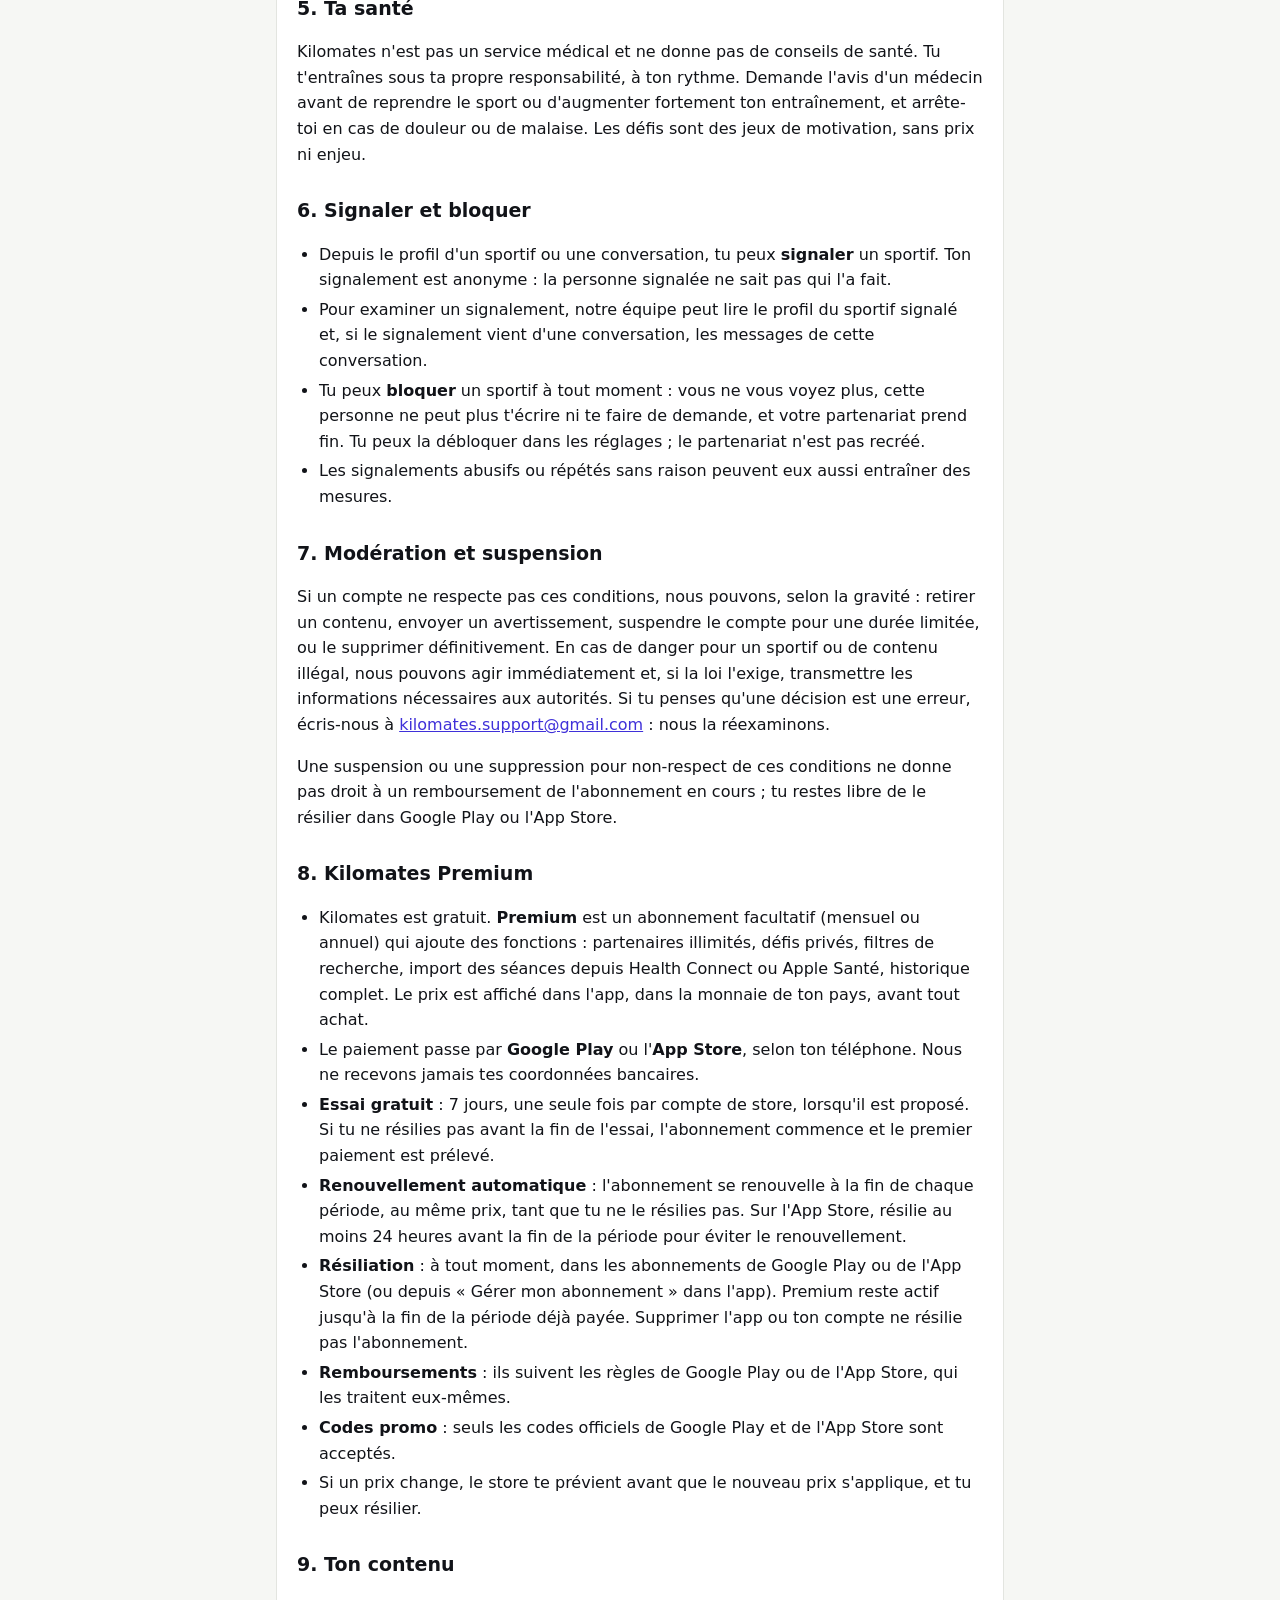
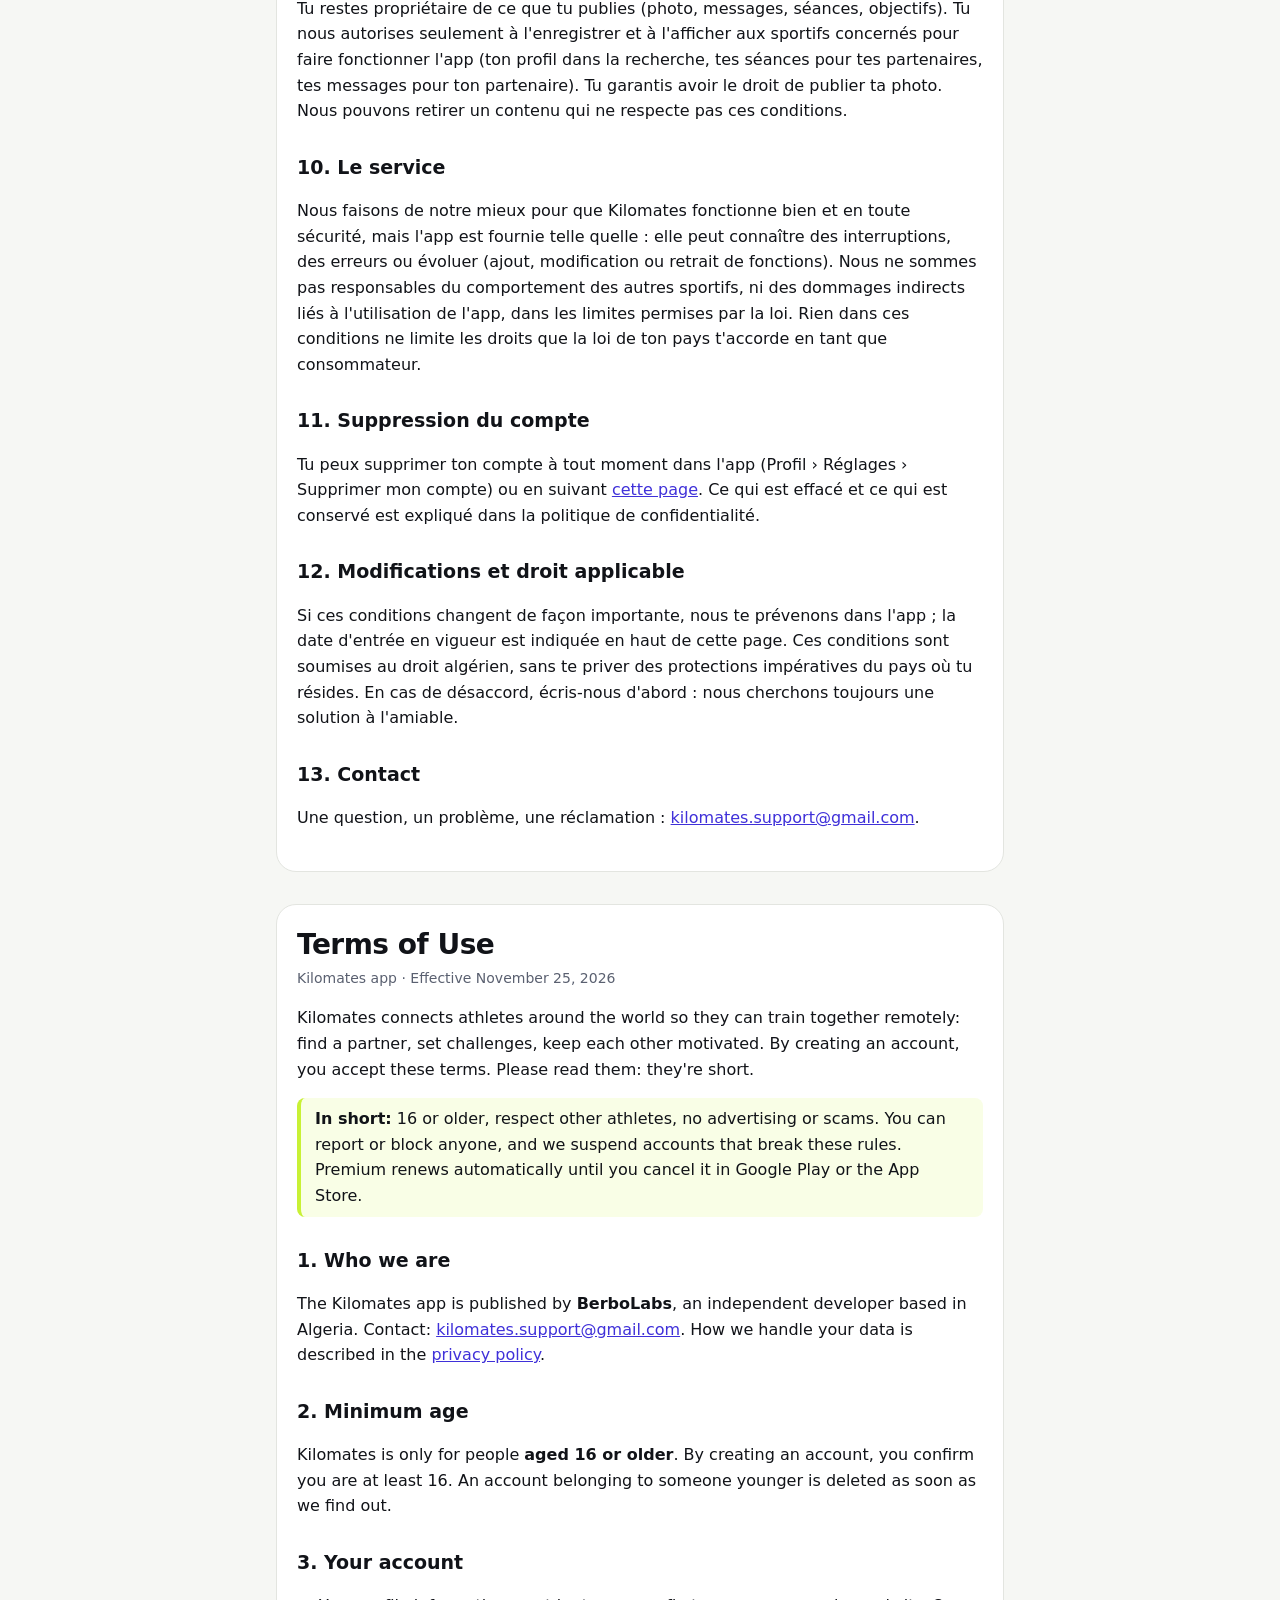
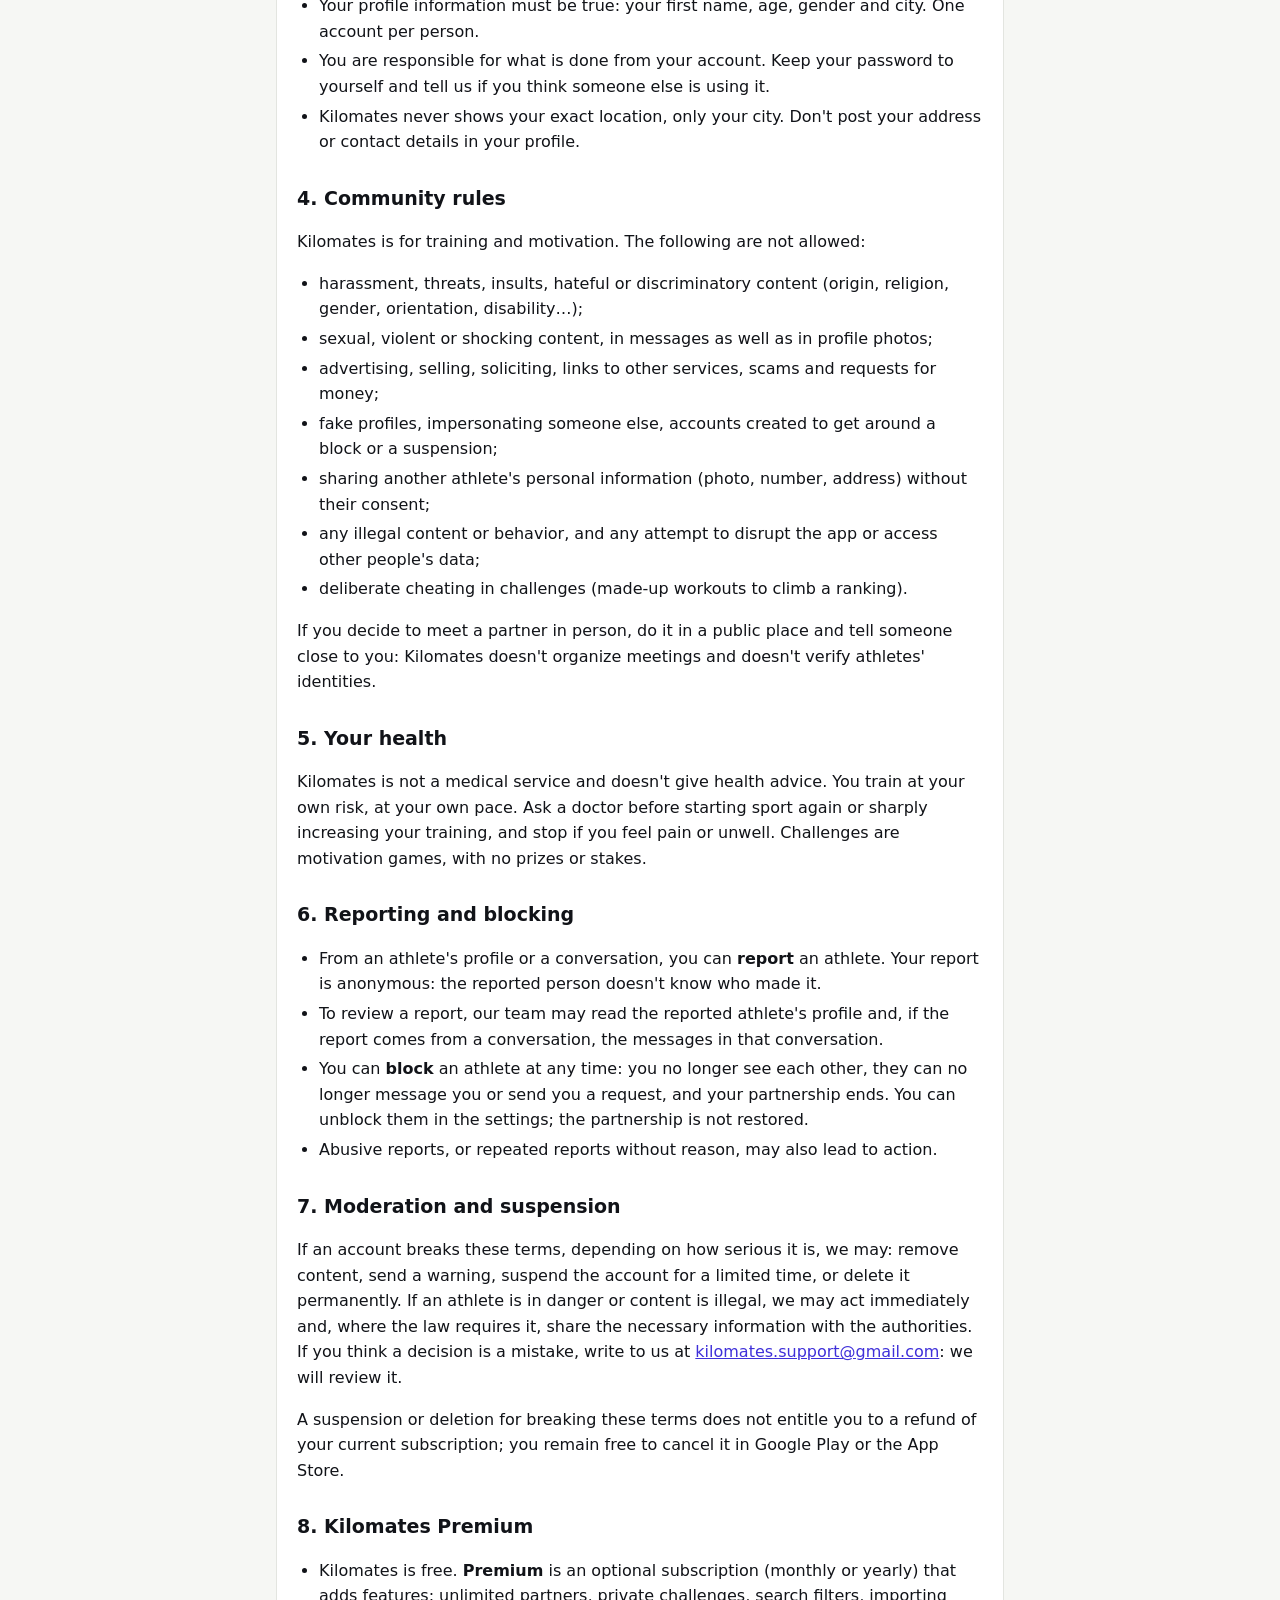
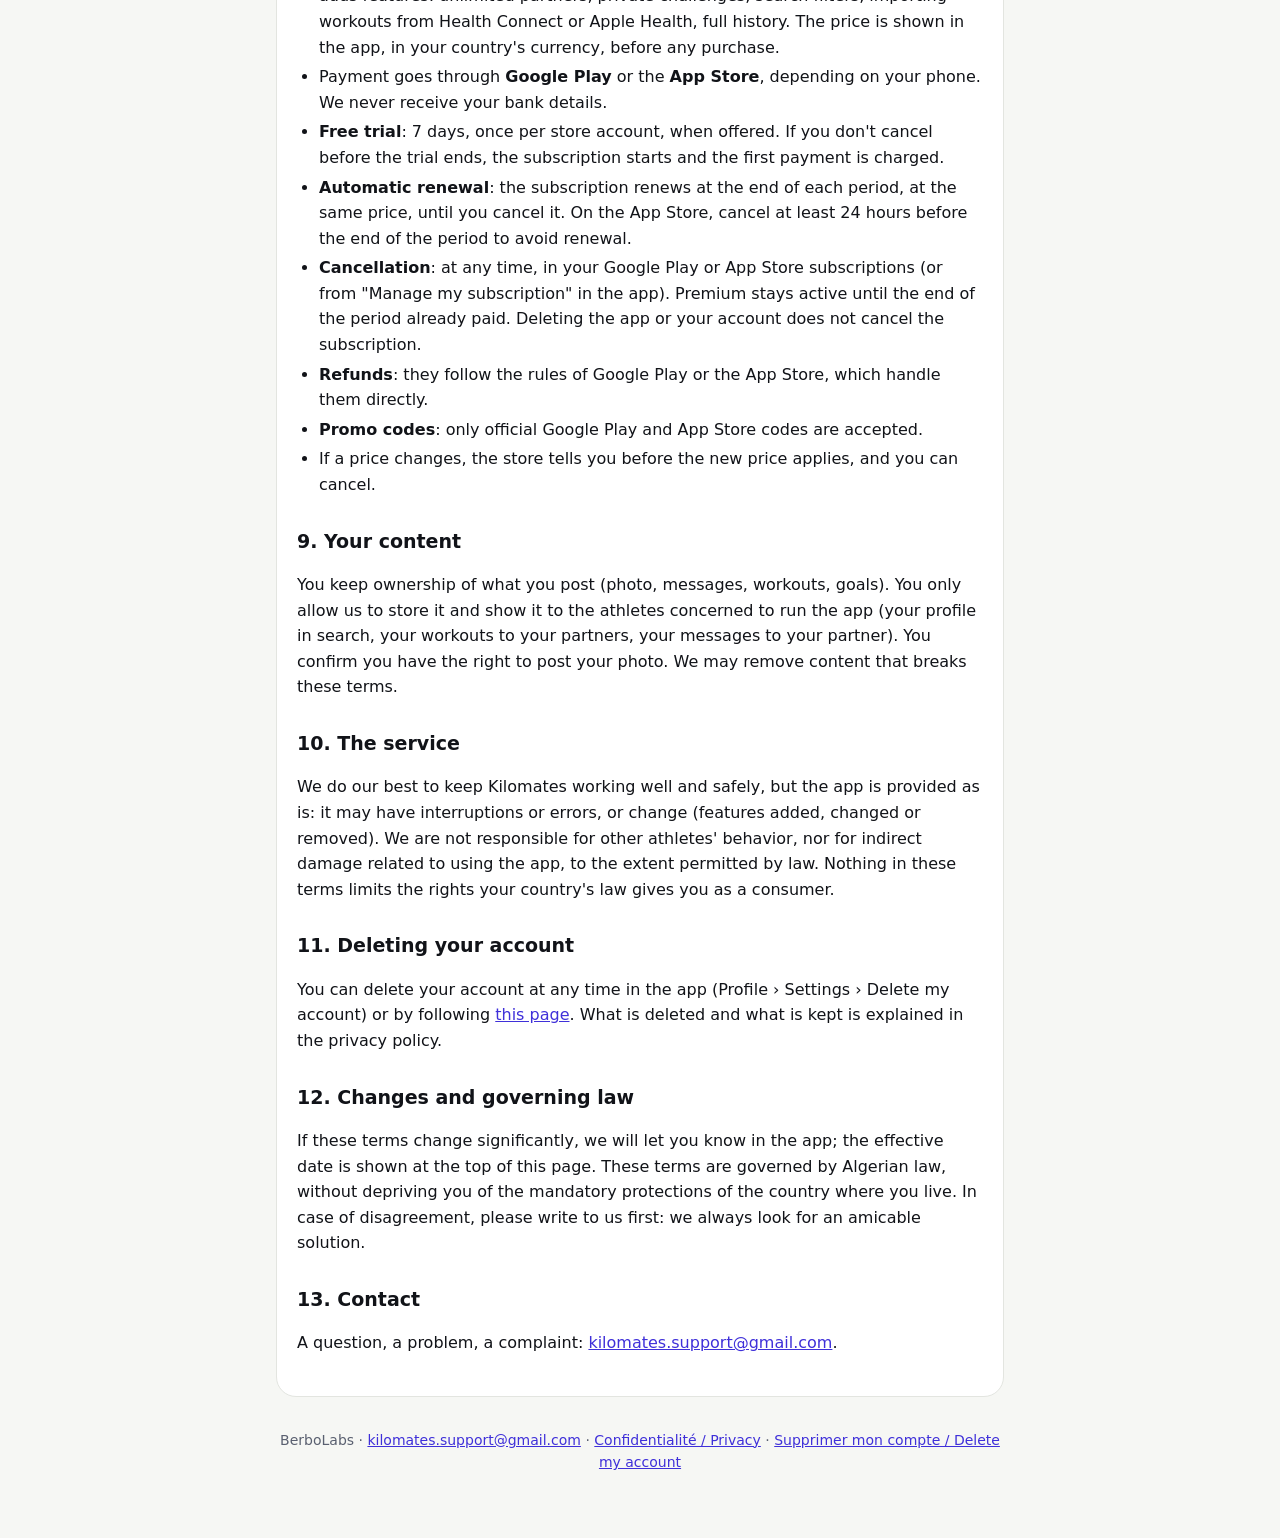
<file: terms.html>
<!doctype html>
<html lang="fr">
<head>
<meta charset="utf-8">
<meta name="viewport" content="width=device-width, initial-scale=1">
<title>Kilomates · Conditions d'utilisation / Terms of Use</title>
<meta name="description" content="Conditions d'utilisation de l'app Kilomates (BerboLabs) / Kilomates app terms of use.">
<link rel="stylesheet" href="style.css">
</head>
<body>
<main>
<header class="brand"><span class="dot" style="background:#C8F135"></span><span class="dot" style="background:#5B4BFF"></span>kilomates</header>
<nav class="lang" aria-label="Langue / Language"><a href="#fr" hreflang="fr">Français</a><a href="#en" hreflang="en">English</a></nav>

<section class="doc" id="fr" lang="fr">
<h1>Conditions d'utilisation</h1>
<p class="meta">App Kilomates · En vigueur le 25 novembre 2026</p>

<p>Kilomates met en relation des sportifs du monde entier pour s'entraîner ensemble à distance : trouver un partenaire, se lancer des défis, se motiver. En créant un compte, tu acceptes ces conditions. Merci de les lire : elles sont courtes.</p>
<p class="note"><strong>En bref :</strong> 16 ans minimum, respect des autres sportifs, pas de publicité ni d'arnaque. Tu peux signaler ou bloquer n'importe qui, et nous suspendons les comptes qui ne respectent pas ces règles. Premium se renouvelle automatiquement jusqu'à ce que tu le résilies dans Google Play ou l'App Store.</p>

<h2>1. Qui sommes-nous</h2>
<p>L'app Kilomates est éditée par <strong>BerboLabs</strong>, développeur indépendant établi en Algérie. Contact : <a href="mailto:kilomates.support@gmail.com">kilomates.support@gmail.com</a>. La façon dont nous traitons tes données est décrite dans la <a href="privacy-policy.html">politique de confidentialité</a>.</p>

<h2>2. Âge minimum</h2>
<p>Kilomates est réservée aux personnes de <strong>16 ans ou plus</strong>. En créant un compte, tu confirmes avoir au moins 16 ans. Un compte appartenant à une personne plus jeune est supprimé dès que nous l'apprenons.</p>

<h2>3. Ton compte</h2>
<ul>
<li>Les informations de ton profil doivent être vraies : ton prénom, ton âge, ton genre, ta ville. Un seul compte par personne.</li>
<li>Tu es responsable de ce qui est fait depuis ton compte. Garde ton mot de passe pour toi et préviens-nous si tu penses que quelqu'un d'autre l'utilise.</li>
<li>Kilomates n'affiche jamais ta position exacte, seulement ta ville. Ne publie pas ton adresse ni tes coordonnées dans ton profil.</li>
</ul>

<h2>4. Règles de la communauté</h2>
<p>Kilomates sert à s'entraîner et à se motiver. Sont interdits :</p>
<ul>
<li>le harcèlement, les menaces, les insultes, les propos haineux ou discriminatoires (origine, religion, genre, orientation, handicap…) ;</li>
<li>les contenus sexuels, violents ou choquants, dans les messages comme sur la photo de profil ;</li>
<li>la publicité, la vente, le démarchage, les liens vers d'autres services, les arnaques et les demandes d'argent ;</li>
<li>les faux profils, l'usurpation de l'identité de quelqu'un d'autre, les comptes créés pour contourner un blocage ou une suspension ;</li>
<li>la diffusion des informations personnelles d'un autre sportif (photo, numéro, adresse) sans son accord ;</li>
<li>tout contenu ou comportement illégal, et toute tentative de perturber l'app ou d'accéder aux données des autres ;</li>
<li>la triche volontaire dans les défis (séances inventées pour gonfler un classement).</li>
</ul>
<p>Si tu décides de rencontrer un partenaire en personne, fais-le dans un lieu public et préviens un proche : Kilomates n'organise pas de rencontres et ne vérifie pas l'identité des sportifs.</p>

<h2>5. Ta santé</h2>
<p>Kilomates n'est pas un service médical et ne donne pas de conseils de santé. Tu t'entraînes sous ta propre responsabilité, à ton rythme. Demande l'avis d'un médecin avant de reprendre le sport ou d'augmenter fortement ton entraînement, et arrête-toi en cas de douleur ou de malaise. Les défis sont des jeux de motivation, sans prix ni enjeu.</p>

<h2>6. Signaler et bloquer</h2>
<ul>
<li>Depuis le profil d'un sportif ou une conversation, tu peux <strong>signaler</strong> un sportif. Ton signalement est anonyme : la personne signalée ne sait pas qui l'a fait.</li>
<li>Pour examiner un signalement, notre équipe peut lire le profil du sportif signalé et, si le signalement vient d'une conversation, les messages de cette conversation.</li>
<li>Tu peux <strong>bloquer</strong> un sportif à tout moment : vous ne vous voyez plus, cette personne ne peut plus t'écrire ni te faire de demande, et votre partenariat prend fin. Tu peux la débloquer dans les réglages ; le partenariat n'est pas recréé.</li>
<li>Les signalements abusifs ou répétés sans raison peuvent eux aussi entraîner des mesures.</li>
</ul>

<h2>7. Modération et suspension</h2>
<p>Si un compte ne respecte pas ces conditions, nous pouvons, selon la gravité : retirer un contenu, envoyer un avertissement, suspendre le compte pour une durée limitée, ou le supprimer définitivement. En cas de danger pour un sportif ou de contenu illégal, nous pouvons agir immédiatement et, si la loi l'exige, transmettre les informations nécessaires aux autorités. Si tu penses qu'une décision est une erreur, écris-nous à <a href="mailto:kilomates.support@gmail.com">kilomates.support@gmail.com</a> : nous la réexaminons.</p>
<p>Une suspension ou une suppression pour non-respect de ces conditions ne donne pas droit à un remboursement de l'abonnement en cours ; tu restes libre de le résilier dans Google Play ou l'App Store.</p>

<h2>8. Kilomates Premium</h2>
<ul>
<li>Kilomates est gratuit. <strong>Premium</strong> est un abonnement facultatif (mensuel ou annuel) qui ajoute des fonctions : partenaires illimités, défis privés, filtres de recherche, import des séances depuis Health Connect ou Apple Santé, historique complet. Le prix est affiché dans l'app, dans la monnaie de ton pays, avant tout achat.</li>
<li>Le paiement passe par <strong>Google Play</strong> ou l'<strong>App Store</strong>, selon ton téléphone. Nous ne recevons jamais tes coordonnées bancaires.</li>
<li><strong>Essai gratuit</strong> : 7 jours, une seule fois par compte de store, lorsqu'il est proposé. Si tu ne résilies pas avant la fin de l'essai, l'abonnement commence et le premier paiement est prélevé.</li>
<li><strong>Renouvellement automatique</strong> : l'abonnement se renouvelle à la fin de chaque période, au même prix, tant que tu ne le résilies pas. Sur l'App Store, résilie au moins 24 heures avant la fin de la période pour éviter le renouvellement.</li>
<li><strong>Résiliation</strong> : à tout moment, dans les abonnements de Google Play ou de l'App Store (ou depuis « Gérer mon abonnement » dans l'app). Premium reste actif jusqu'à la fin de la période déjà payée. Supprimer l'app ou ton compte ne résilie pas l'abonnement.</li>
<li><strong>Remboursements</strong> : ils suivent les règles de Google Play ou de l'App Store, qui les traitent eux-mêmes.</li>
<li><strong>Codes promo</strong> : seuls les codes officiels de Google Play et de l'App Store sont acceptés.</li>
<li>Si un prix change, le store te prévient avant que le nouveau prix s'applique, et tu peux résilier.</li>
</ul>

<h2>9. Ton contenu</h2>
<p>Tu restes propriétaire de ce que tu publies (photo, messages, séances, objectifs). Tu nous autorises seulement à l'enregistrer et à l'afficher aux sportifs concernés pour faire fonctionner l'app (ton profil dans la recherche, tes séances pour tes partenaires, tes messages pour ton partenaire). Tu garantis avoir le droit de publier ta photo. Nous pouvons retirer un contenu qui ne respecte pas ces conditions.</p>

<h2>10. Le service</h2>
<p>Nous faisons de notre mieux pour que Kilomates fonctionne bien et en toute sécurité, mais l'app est fournie telle quelle : elle peut connaître des interruptions, des erreurs ou évoluer (ajout, modification ou retrait de fonctions). Nous ne sommes pas responsables du comportement des autres sportifs, ni des dommages indirects liés à l'utilisation de l'app, dans les limites permises par la loi. Rien dans ces conditions ne limite les droits que la loi de ton pays t'accorde en tant que consommateur.</p>

<h2>11. Suppression du compte</h2>
<p>Tu peux supprimer ton compte à tout moment dans l'app (Profil › Réglages › Supprimer mon compte) ou en suivant <a href="delete-account.html">cette page</a>. Ce qui est effacé et ce qui est conservé est expliqué dans la politique de confidentialité.</p>

<h2>12. Modifications et droit applicable</h2>
<p>Si ces conditions changent de façon importante, nous te prévenons dans l'app ; la date d'entrée en vigueur est indiquée en haut de cette page. Ces conditions sont soumises au droit algérien, sans te priver des protections impératives du pays où tu résides. En cas de désaccord, écris-nous d'abord : nous cherchons toujours une solution à l'amiable.</p>

<h2>13. Contact</h2>
<p>Une question, un problème, une réclamation : <a href="mailto:kilomates.support@gmail.com">kilomates.support@gmail.com</a>.</p>
</section>

<section class="doc" id="en" lang="en">
<h1>Terms of Use</h1>
<p class="meta">Kilomates app · Effective November 25, 2026</p>

<p>Kilomates connects athletes around the world so they can train together remotely: find a partner, set challenges, keep each other motivated. By creating an account, you accept these terms. Please read them: they're short.</p>
<p class="note"><strong>In short:</strong> 16 or older, respect other athletes, no advertising or scams. You can report or block anyone, and we suspend accounts that break these rules. Premium renews automatically until you cancel it in Google Play or the App Store.</p>

<h2>1. Who we are</h2>
<p>The Kilomates app is published by <strong>BerboLabs</strong>, an independent developer based in Algeria. Contact: <a href="mailto:kilomates.support@gmail.com">kilomates.support@gmail.com</a>. How we handle your data is described in the <a href="privacy-policy.html#en">privacy policy</a>.</p>

<h2>2. Minimum age</h2>
<p>Kilomates is only for people <strong>aged 16 or older</strong>. By creating an account, you confirm you are at least 16. An account belonging to someone younger is deleted as soon as we find out.</p>

<h2>3. Your account</h2>
<ul>
<li>Your profile information must be true: your first name, age, gender and city. One account per person.</li>
<li>You are responsible for what is done from your account. Keep your password to yourself and tell us if you think someone else is using it.</li>
<li>Kilomates never shows your exact location, only your city. Don't post your address or contact details in your profile.</li>
</ul>

<h2>4. Community rules</h2>
<p>Kilomates is for training and motivation. The following are not allowed:</p>
<ul>
<li>harassment, threats, insults, hateful or discriminatory content (origin, religion, gender, orientation, disability…);</li>
<li>sexual, violent or shocking content, in messages as well as in profile photos;</li>
<li>advertising, selling, soliciting, links to other services, scams and requests for money;</li>
<li>fake profiles, impersonating someone else, accounts created to get around a block or a suspension;</li>
<li>sharing another athlete's personal information (photo, number, address) without their consent;</li>
<li>any illegal content or behavior, and any attempt to disrupt the app or access other people's data;</li>
<li>deliberate cheating in challenges (made-up workouts to climb a ranking).</li>
</ul>
<p>If you decide to meet a partner in person, do it in a public place and tell someone close to you: Kilomates doesn't organize meetings and doesn't verify athletes' identities.</p>

<h2>5. Your health</h2>
<p>Kilomates is not a medical service and doesn't give health advice. You train at your own risk, at your own pace. Ask a doctor before starting sport again or sharply increasing your training, and stop if you feel pain or unwell. Challenges are motivation games, with no prizes or stakes.</p>

<h2>6. Reporting and blocking</h2>
<ul>
<li>From an athlete's profile or a conversation, you can <strong>report</strong> an athlete. Your report is anonymous: the reported person doesn't know who made it.</li>
<li>To review a report, our team may read the reported athlete's profile and, if the report comes from a conversation, the messages in that conversation.</li>
<li>You can <strong>block</strong> an athlete at any time: you no longer see each other, they can no longer message you or send you a request, and your partnership ends. You can unblock them in the settings; the partnership is not restored.</li>
<li>Abusive reports, or repeated reports without reason, may also lead to action.</li>
</ul>

<h2>7. Moderation and suspension</h2>
<p>If an account breaks these terms, depending on how serious it is, we may: remove content, send a warning, suspend the account for a limited time, or delete it permanently. If an athlete is in danger or content is illegal, we may act immediately and, where the law requires it, share the necessary information with the authorities. If you think a decision is a mistake, write to us at <a href="mailto:kilomates.support@gmail.com">kilomates.support@gmail.com</a>: we will review it.</p>
<p>A suspension or deletion for breaking these terms does not entitle you to a refund of your current subscription; you remain free to cancel it in Google Play or the App Store.</p>

<h2>8. Kilomates Premium</h2>
<ul>
<li>Kilomates is free. <strong>Premium</strong> is an optional subscription (monthly or yearly) that adds features: unlimited partners, private challenges, search filters, importing workouts from Health Connect or Apple Health, full history. The price is shown in the app, in your country's currency, before any purchase.</li>
<li>Payment goes through <strong>Google Play</strong> or the <strong>App Store</strong>, depending on your phone. We never receive your bank details.</li>
<li><strong>Free trial</strong>: 7 days, once per store account, when offered. If you don't cancel before the trial ends, the subscription starts and the first payment is charged.</li>
<li><strong>Automatic renewal</strong>: the subscription renews at the end of each period, at the same price, until you cancel it. On the App Store, cancel at least 24 hours before the end of the period to avoid renewal.</li>
<li><strong>Cancellation</strong>: at any time, in your Google Play or App Store subscriptions (or from "Manage my subscription" in the app). Premium stays active until the end of the period already paid. Deleting the app or your account does not cancel the subscription.</li>
<li><strong>Refunds</strong>: they follow the rules of Google Play or the App Store, which handle them directly.</li>
<li><strong>Promo codes</strong>: only official Google Play and App Store codes are accepted.</li>
<li>If a price changes, the store tells you before the new price applies, and you can cancel.</li>
</ul>

<h2>9. Your content</h2>
<p>You keep ownership of what you post (photo, messages, workouts, goals). You only allow us to store it and show it to the athletes concerned to run the app (your profile in search, your workouts to your partners, your messages to your partner). You confirm you have the right to post your photo. We may remove content that breaks these terms.</p>

<h2>10. The service</h2>
<p>We do our best to keep Kilomates working well and safely, but the app is provided as is: it may have interruptions or errors, or change (features added, changed or removed). We are not responsible for other athletes' behavior, nor for indirect damage related to using the app, to the extent permitted by law. Nothing in these terms limits the rights your country's law gives you as a consumer.</p>

<h2>11. Deleting your account</h2>
<p>You can delete your account at any time in the app (Profile › Settings › Delete my account) or by following <a href="delete-account.html#en">this page</a>. What is deleted and what is kept is explained in the privacy policy.</p>

<h2>12. Changes and governing law</h2>
<p>If these terms change significantly, we will let you know in the app; the effective date is shown at the top of this page. These terms are governed by Algerian law, without depriving you of the mandatory protections of the country where you live. In case of disagreement, please write to us first: we always look for an amicable solution.</p>

<h2>13. Contact</h2>
<p>A question, a problem, a complaint: <a href="mailto:kilomates.support@gmail.com">kilomates.support@gmail.com</a>.</p>
</section>

<footer>BerboLabs · <a href="mailto:kilomates.support@gmail.com">kilomates.support@gmail.com</a> · <a href="privacy-policy.html">Confidentialité / Privacy</a> · <a href="delete-account.html">Supprimer mon compte / Delete my account</a></footer>
</main>
</body>
</html>
</file>
<file: style.css>
:root{--ink:#111318;--lime:#C8F135;--violet:#5B4BFF;--bg:#F6F7F4;--card:#FFFFFF;--muted:#5A6070;--line:#E3E5E0;--link:#3F30D9}
@media (prefers-color-scheme: dark){:root{--ink:#FFFFFF;--bg:#111318;--card:#1B1E25;--muted:#B4B9C4;--line:#2A2E38;--link:#B3AAFF}}
*{box-sizing:border-box}
body{margin:0;background:var(--bg);color:var(--ink);font:16px/1.6 Inter,system-ui,-apple-system,"Segoe UI",Roboto,sans-serif}
main{max-width:760px;margin:0 auto;padding:32px 16px 64px}
header.brand{display:flex;align-items:center;gap:10px;margin-bottom:24px;font-weight:700;font-size:20px;letter-spacing:-.3px}
.dot{width:12px;height:12px;border-radius:6px;display:inline-block}
.lang{display:flex;gap:8px;margin:0 0 24px}
.lang a{padding:6px 14px;border-radius:999px;border:1px solid var(--line);background:var(--card);color:var(--ink);text-decoration:none;font-weight:600;font-size:14px}
section.doc{background:var(--card);border:1px solid var(--line);border-radius:20px;padding:24px 20px;margin-bottom:32px}
h1{font-size:28px;line-height:1.15;margin:0 0 6px;letter-spacing:-.5px}
h2{font-size:19px;margin:28px 0 8px}
p,li{color:var(--ink)}
.meta{color:var(--muted);font-size:14px;margin:0 0 16px}
ul{padding-left:22px}
li{margin:4px 0}
a{color:var(--link)}
.note{border-left:4px solid var(--lime);padding:8px 14px;background:rgba(200,241,53,.12);border-radius:8px}
footer{color:var(--muted);font-size:14px;text-align:center}
</file>
